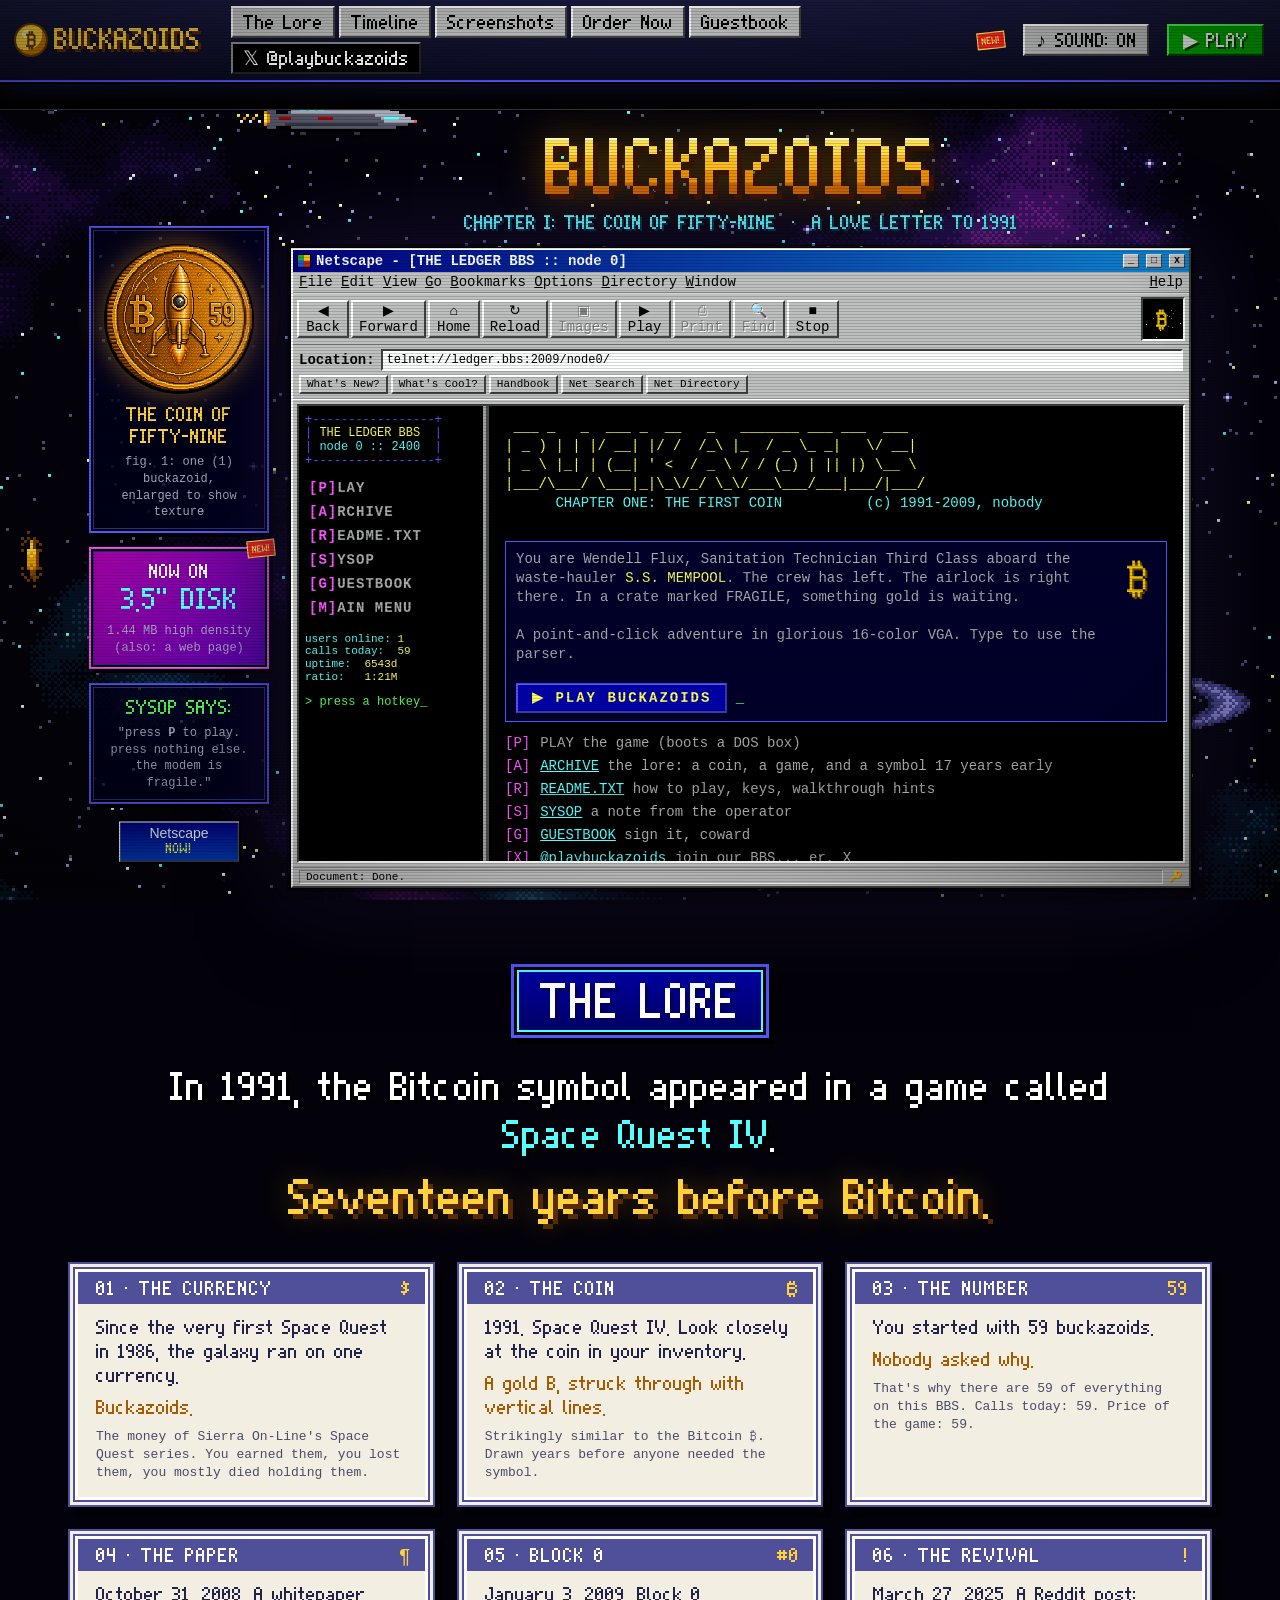
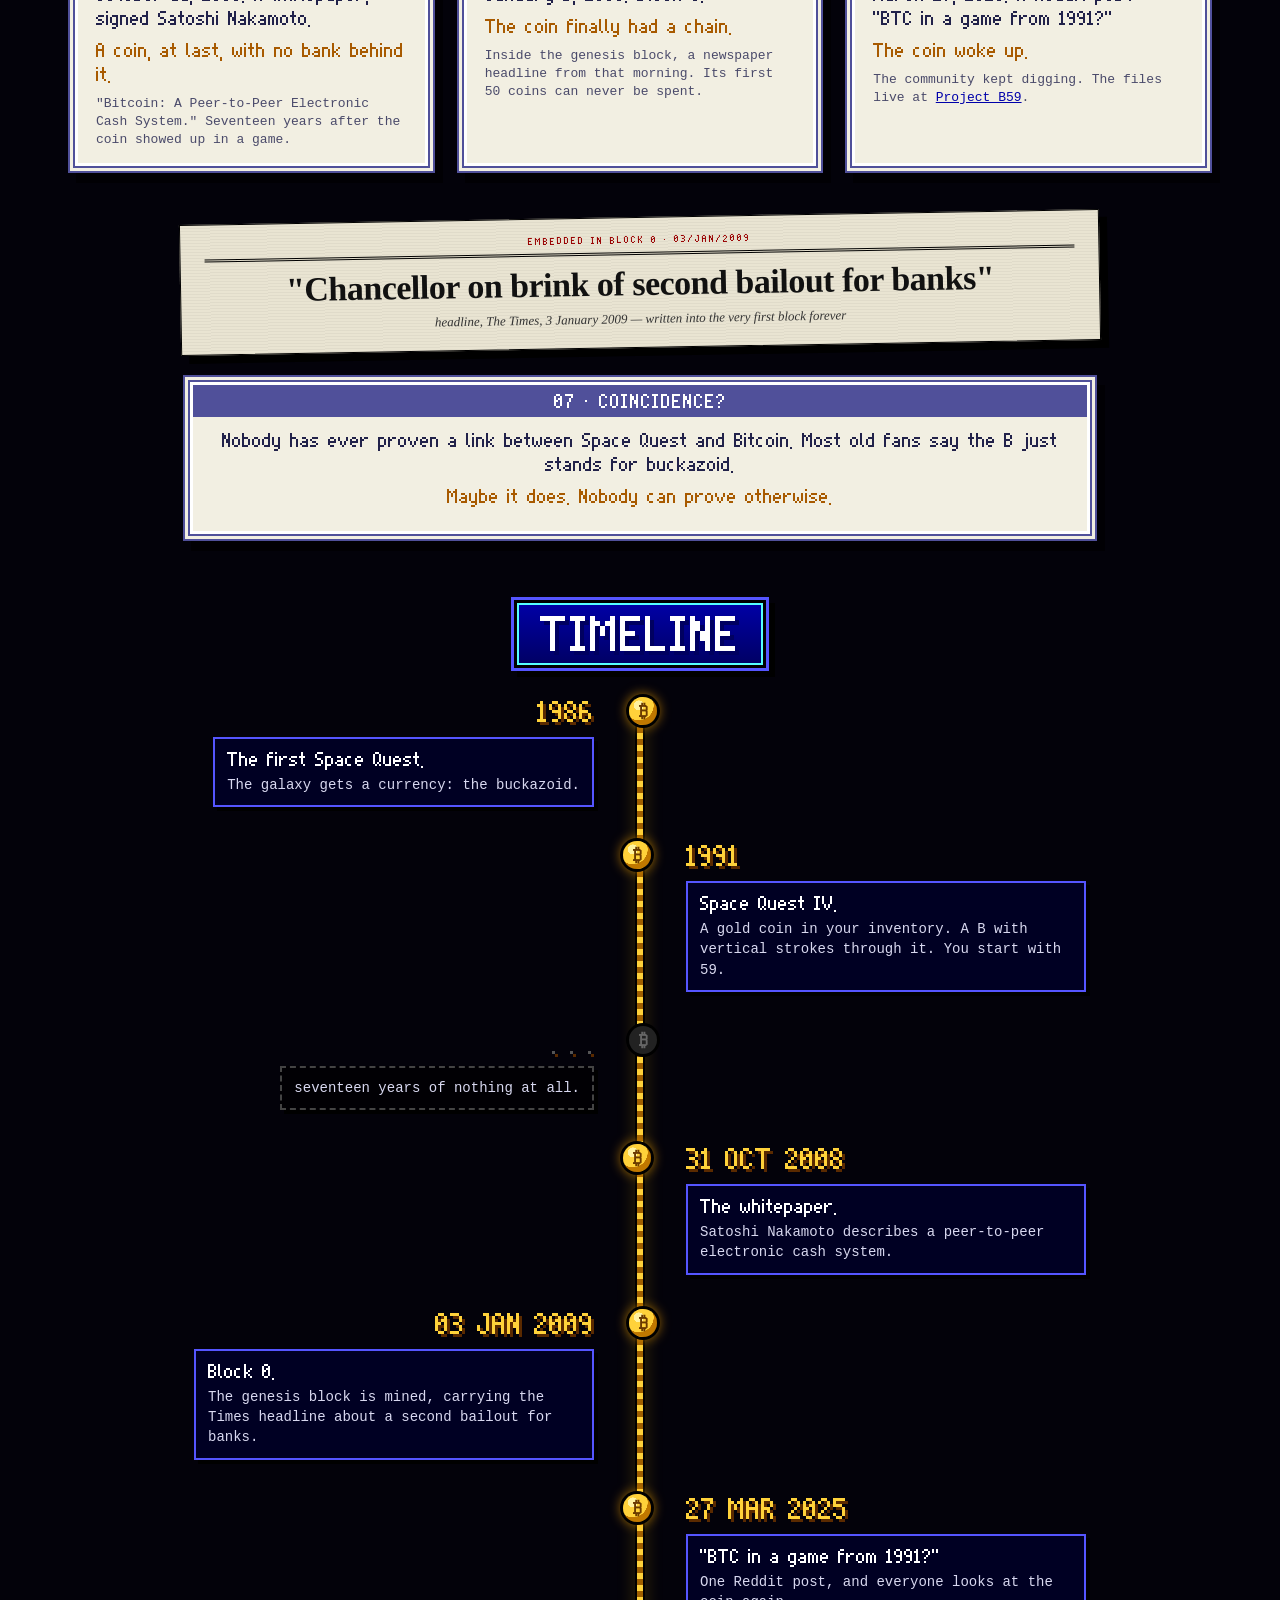
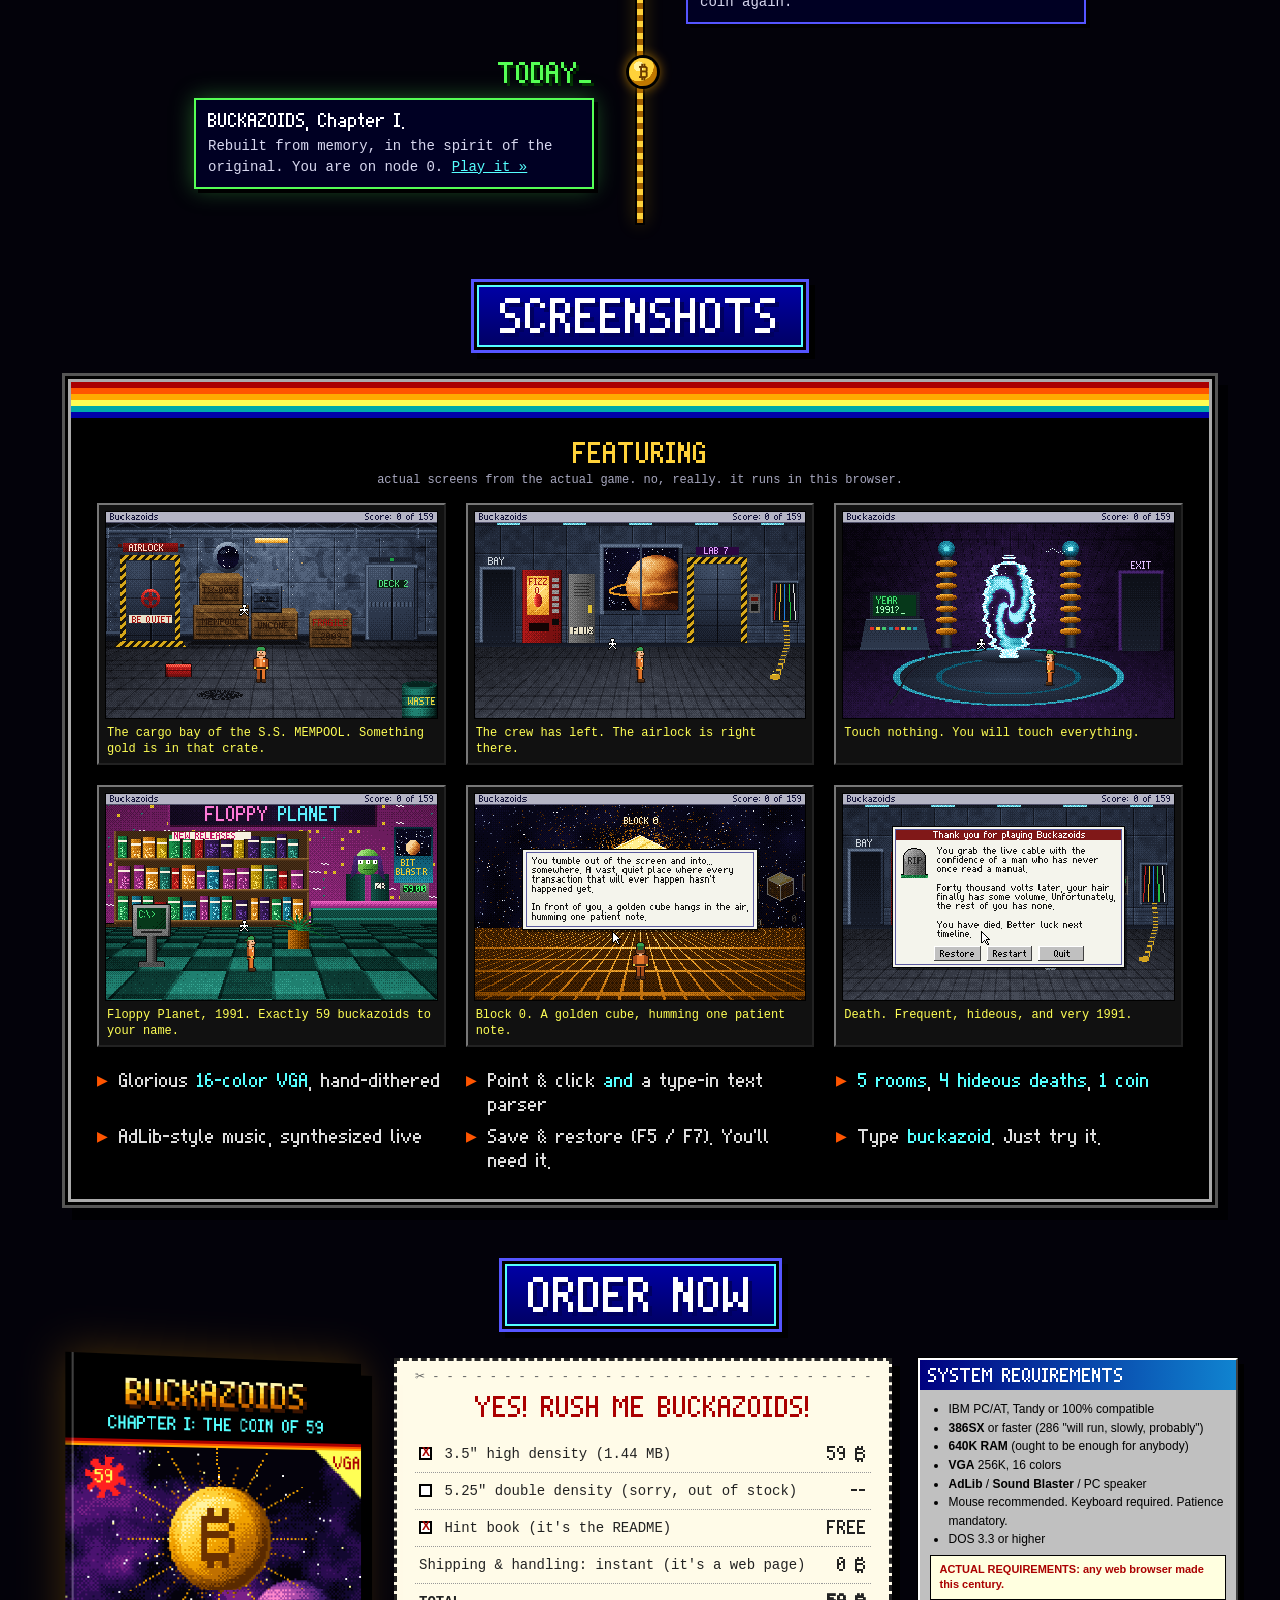
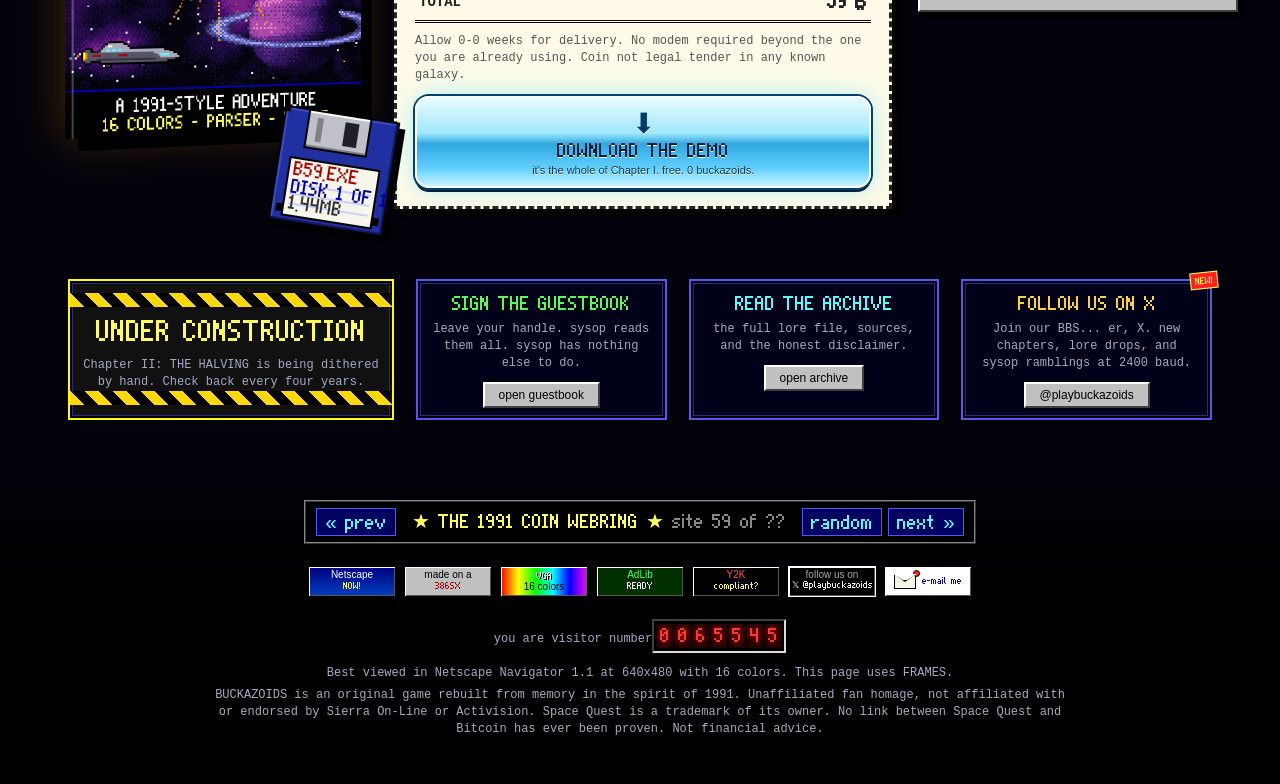
<file: index.html>
<!doctype html>
<html lang="en"><head><meta charset="utf-8">
<title>BUCKAZOIDS :: THE LEDGER BBS :: a love letter to 1991</title>
<meta name="viewport" content="width=device-width, initial-scale=1">
<meta name="description" content="BUCKAZOIDS: an original 1991-style point-and-click adventure about a gold coin with a B struck through it. Unaffiliated fan homage.">
<meta name="twitter:site" content="@playbuckazoids">
<link rel="preload" href="assets/bzvga.ttf" as="font" type="font/ttf" crossorigin>
<link rel="stylesheet" href="bbs/shell.css">
<link rel="stylesheet" href="assets/site.css?v=3">
<link rel="icon" href="assets/favicon.ico" sizes="16x16 32x32 48x48"><link rel="icon" type="image/png" sizes="32x32" href="assets/favicon-32.png"><link rel="icon" type="image/png" sizes="192x192" href="assets/favicon-192.png"><link rel="apple-touch-icon" href="assets/apple-touch-icon.png">
</head>
<body>
<canvas id="space" aria-hidden="true"></canvas>

<header class="topbar">
 <a class="brand" href="#top"><span class="bcoin">&#8383;</span>BUCKAZOIDS</a>
 <nav class="topnav">
  <a href="#lore">The Lore</a><a href="#timeline">Timeline</a><a href="#screens">Screenshots</a><a href="#order">Order Now</a><a href="#" onclick="navTop('bbs/guestbook.html');return false">Guestbook</a><a class="navx" href="https://x.com/playbuckazoids" target="_blank" rel="noopener">&#120143; @playbuckazoids</a>
 </nav>
 <span class="new">NEW!</span>
 <button class="topsnd" id="sndbtn" type="button" title="background ambience">&#9834; SOUND: ON</button>
 <button class="topplay" onclick="openPlay()">&#9654; PLAY</button>
</header>

<div class="ticker" aria-label="lore ticker"><div class="tk" id="tk"></div></div>

<main id="top">
<section class="hero">
 <aside class="rail left">
  <div class="panel coinpanel">
   <img id="realcoin" src="assets/coin.png" alt="the buckazoid: a gold coin with a rocket, a B and 59">
   <div class="pxs gold">THE COIN OF</div>
   <div class="pxs gold">FIFTY-NINE</div>
   <div class="tiny">fig. 1: one (1) buckazoid,<br>enlarged to show texture</div>
  </div>
  <div class="panel sticker"><span class="new">NEW!</span><div class="pxs">NOW ON</div><div class="pxm cyan">3.5" DISK</div><div class="tiny">1.44 MB high density<br>(also: a web page)</div></div>
  <div class="panel"><div class="pxs green">SYSOP SAYS:</div><div class="tiny">"press <b>P</b> to play. press nothing else. the modem is fragile."</div></div>
  <a class="badge88 nsnow" href="#" onclick="return false" title="Best viewed in Netscape"><span>Netscape</span><b>NOW!</b></a>
 </aside>

 <div class="herocenter">
  <div class="logo-wrap">
   <h1 class="logo" aria-label="BUCKAZOIDS">BUCKAZOIDS</h1>
   <div class="tagline">CHAPTER I: THE COIN OF FIFTY-NINE &nbsp;&#183;&nbsp; A LOVE LETTER TO 1991</div>
  </div>
<div id="desk">
 <div class="win" id="nav">
  <div class="tb"><span class="tbic"></span>Netscape - [THE LEDGER BBS :: node 0]<span class="tbb">_</span><span class="tbb">&#9633;</span><span class="tbb">x</span></div>
  <div class="menubar"><u>F</u>ile <u>E</u>dit <u>V</u>iew <u>G</u>o <u>B</u>ookmarks <u>O</u>ptions <u>D</u>irectory <u>W</u>indow <span style="float:right"><u>H</u>elp</span></div>
  <div class="toolbar">
   <button onclick="frames.main.history.back()">&#9664;<br>Back</button><button onclick="frames.main.history.forward()">&#9654;<br>Forward</button><button onclick="nav('bbs/home.html')">&#8962;<br>Home</button><button onclick="frames.main.location.reload()">&#8635;<br>Reload</button><button disabled class="opt">&#9635;<br>Images</button><button onclick="openPlay()">&#9654;<br>Play</button><button disabled class="opt">&#9113;<br>Print</button><button disabled class="opt">&#128269;<br>Find</button><button onclick="stopIt()">&#9632;<br>Stop</button>
   <div class="nlogo" id="nlogo"><canvas id="meteor" width="40" height="40"></canvas></div>
  </div>
  <div class="loc"><b>Location:</b> <input id="locbar" value="telnet://ledger.bbs:2009/node0/" readonly></div>
  <div class="dirbtns"><button onclick="nav('bbs/new.html')">What's New?</button><button onclick="nav('bbs/cool.html')">What's Cool?</button><button onclick="nav('bbs/archive.html')">Handbook</button><button onclick="nav('bbs/sysop.html')">Net Search</button><button onclick="nav('bbs/guestbook.html')">Net Directory</button></div>
  <div class="frames">
   <div class="leftframe">
<pre class="ansi"><span class="c1">+-----------------+</span>
<span class="c1">|</span> <span class="c3">THE LEDGER BBS</span>  <span class="c1">|</span>
<span class="c1">|</span> <span class="c2">node 0 :: 2400</span>  <span class="c1">|</span>
<span class="c1">+-----------------+</span></pre>
    <div class="menu">
     <a href="#" onclick="openPlay();return false" class="mi"><span class="hk">[P]</span>LAY</a>
     <a href="bbs/archive.html" target="main" class="mi"><span class="hk">[A]</span>RCHIVE</a>
     <a href="bbs/readme.html" target="main" class="mi"><span class="hk">[R]</span>EADME.TXT</a>
     <a href="bbs/sysop.html" target="main" class="mi"><span class="hk">[S]</span>YSOP</a>
     <a href="bbs/guestbook.html" target="main" class="mi"><span class="hk">[G]</span>UESTBOOK</a>
     <a href="bbs/home.html" target="main" class="mi"><span class="hk">[M]</span>AIN MENU</a>
    </div>
    <pre class="ansi small"><span class="c2">users online:</span> <span class="c3" id="online">1</span>
<span class="c2">calls today:</span>  <span class="c3">59</span>
<span class="c2">uptime:</span>  <span class="c3" id="uptime">6497d</span>
<span class="c2">ratio:</span>   <span class="c3">1:21M</span></pre>
    <div class="blink c4">&gt; press a hotkey_</div>
   </div>
   <iframe name="main" id="main" src="bbs/home.html" title="main frame"></iframe>
  </div>
  <div class="status"><span id="stat">Document: Done.</span><span class="key">&#128273;</span></div>
 </div>
</div>
 </div>

 <aside class="rail right">
  <button class="demo" onclick="openPlay()"><span class="dl">&#11015;</span><span class="dtx">DOWNLOAD<br>THE DEMO</span><span class="dsub">B59.EXE &middot; 1,474,560 bytes</span></button>
  <div class="panel"><span class="new">NEW!</span><div class="pxs gold">CHAPTER I</div><div class="tiny">5 rooms. 4 deaths. 1 coin.<br>~15 minutes if you're careful.<br>Less if you're not.</div></div>
  <div class="panel mailp"><div class="mail" aria-hidden="true"><i></i></div><div class="tiny">you have <b class="cy">(1)</b> new message<br>from: <b>satoshi?</b> &nbsp;subj: <b>re: re: the coin</b></div></div>
  <div class="panel"><div class="pxs">VISITORS</div><div class="counter" id="counter1"></div><div class="tiny">since 03 JAN 2009</div></div>
 </aside>
</section>

<section id="lore" class="sec">
 <h2 class="sech"><span>THE LORE</span></h2>
 <div class="bigq">
  <p>In 1991, the Bitcoin symbol appeared in a game called <span class="cy">Space Quest IV</span>.</p>
  <p class="gold">Seventeen years before Bitcoin.</p>
 </div>
 <div class="lore-grid">
  <article class="vga"><div class="vgat">01 &middot; THE CURRENCY</div><div class="ico">$</div>
   <p class="px">Since the very first Space Quest in 1986, the galaxy ran on one currency.</p>
   <p class="px gold">Buckazoids.</p>
   <p class="tiny">The money of Sierra On-Line's Space Quest series. You earned them, you lost them, you mostly died holding them.</p></article>
  <article class="vga"><div class="vgat">02 &middot; THE COIN</div><div class="ico gold">&#8383;</div>
   <p class="px">1991. Space Quest IV. Look closely at the coin in your inventory.</p>
   <p class="px gold">A gold B, struck through with vertical lines.</p>
   <p class="tiny">Strikingly similar to the Bitcoin &#8383;. Drawn years before anyone needed the symbol.</p></article>
  <article class="vga"><div class="vgat">03 &middot; THE NUMBER</div><div class="ico">59</div>
   <p class="px">You started with 59 buckazoids.</p>
   <p class="px gold">Nobody asked why.</p>
   <p class="tiny">That's why there are 59 of everything on this BBS. Calls today: 59. Price of the game: 59.</p></article>
  <article class="vga"><div class="vgat">04 &middot; THE PAPER</div><div class="ico">&para;</div>
   <p class="px">October 31, 2008. A whitepaper, signed Satoshi Nakamoto.</p>
   <p class="px gold">A coin, at last, with no bank behind it.</p>
   <p class="tiny">"Bitcoin: A Peer-to-Peer Electronic Cash System." Seventeen years after the coin showed up in a game.</p></article>
  <article class="vga"><div class="vgat">05 &middot; BLOCK 0</div><div class="ico">#0</div>
   <p class="px">January 3, 2009. Block 0.</p>
   <p class="px gold">The coin finally had a chain.</p>
   <p class="tiny">Inside the genesis block, a newspaper headline from that morning. Its first 50 coins can never be spent.</p></article>
  <article class="vga"><div class="vgat">06 &middot; THE REVIVAL</div><div class="ico">!</div>
   <p class="px">March 27, 2025. A Reddit post: "BTC in a game from 1991?"</p>
   <p class="px gold">The coin woke up.</p>
   <p class="tiny">The community kept digging. The files live at <a href="https://projectb59.com/sierra/buckazoids/" target="_blank" rel="noopener">Project B59</a>.</p></article>
 </div>
 <div class="genesis">
  <div class="gtag">EMBEDDED IN BLOCK 0 &middot; 03/JAN/2009</div>
  <div class="ghead">"Chancellor on brink of second bailout for banks"</div>
  <div class="gsub">headline, The Times, 3 January 2009 &mdash; written into the very first block forever</div>
 </div>
 <div class="vga wide coinc">
  <div class="vgat">07 &middot; COINCIDENCE?</div>
  <p class="px">Nobody has ever proven a link between Space Quest and Bitcoin. Most old fans say the B just stands for buckazoid.</p>
  <p class="px gold">Maybe it does. Nobody can prove otherwise.</p>
 </div>
</section>

<section id="timeline" class="sec">
 <h2 class="sech"><span>TIMELINE</span></h2>
 <ol class="tl">
  <li><div class="yr">1986</div><div class="tc"><b>The first Space Quest.</b> The galaxy gets a currency: the buckazoid.</div></li>
  <li><div class="yr">1991</div><div class="tc"><b>Space Quest IV.</b> A gold coin in your inventory. A B with vertical strokes through it. You start with 59.</div></li>
  <li class="gap"><div class="yr">. . .</div><div class="tc dim">seventeen years of nothing at all.</div></li>
  <li><div class="yr">31 OCT 2008</div><div class="tc"><b>The whitepaper.</b> Satoshi Nakamoto describes a peer-to-peer electronic cash system.</div></li>
  <li><div class="yr">03 JAN 2009</div><div class="tc"><b>Block 0.</b> The genesis block is mined, carrying the Times headline about a second bailout for banks.</div></li>
  <li><div class="yr">27 MAR 2025</div><div class="tc"><b>"BTC in a game from 1991?"</b> One Reddit post, and everyone looks at the coin again.</div></li>
  <li class="now"><div class="yr">TODAY</div><div class="tc"><b>BUCKAZOIDS, Chapter I.</b> Rebuilt from memory, in the spirit of the original. You are on node 0. <a href="#" onclick="openPlay();return false">Play it &raquo;</a></div></li>
 </ol>
</section>

<section id="screens" class="sec">
 <h2 class="sech"><span>SCREENSHOTS</span></h2>
 <div class="boxback">
  <div class="stripes" aria-hidden="true"><i></i><i></i><i></i><i></i><i></i><i></i></div>
  <div class="bbhead"><div class="px gold big">FEATURING</div><div class="tiny">actual screens from the actual game. no, really. it runs in this browser.</div></div>
  <div class="shots">
   <figure><img src="assets/g03-bay.png" alt="Cargo bay of the S.S. MEMPOOL"><figcaption>The cargo bay of the S.S. MEMPOOL. Something gold is in that crate.</figcaption></figure>
   <figure><img src="assets/g06-hall.png" alt="Ship corridor"><figcaption>The crew has left. The airlock is right there.</figcaption></figure>
   <figure><img src="assets/g07-lab.png" alt="Ship lab"><figcaption>Touch nothing. You will touch everything.</figcaption></figure>
   <figure><img src="assets/g08-mall.png" alt="Floppy Planet software store"><figcaption>Floppy Planet, 1991. Exactly 59 buckazoids to your name.</figcaption></figure>
   <figure><img src="assets/g09-genesis.png" alt="Block 0"><figcaption>Block 0. A golden cube, humming one patient note.</figcaption></figure>
   <figure><img src="assets/g10-death.png" alt="A death screen"><figcaption>Death. Frequent, hideous, and very 1991.</figcaption></figure>
  </div>
  <ul class="feats">
   <li>Glorious <b>16-color VGA</b>, hand-dithered</li>
   <li>Point &amp; click <b>and</b> a type-in text parser</li>
   <li><b>5 rooms</b>, <b>4 hideous deaths</b>, <b>1 coin</b></li>
   <li>AdLib-style music, synthesized live</li>
   <li>Save &amp; restore (F5 / F7). You'll need it.</li>
   <li>Type <b>buckazoid</b>. Just try it.</li>
  </ul>
 </div>
</section>

<section id="order" class="sec">
 <h2 class="sech"><span>ORDER NOW</span></h2>
 <div class="ordergrid">
  <div class="boxart">
   <canvas id="boxart" width="160" height="200" aria-label="BUCKAZOIDS big box art"></canvas>
   <canvas id="floppy" width="64" height="64" aria-label="3.5 inch floppy disk"></canvas>
  </div>
  <div class="coupon">
   <div class="scis">&#9986; - - - - - - - - - - - - - - - - - - - - - - - - - - - - - - -</div>
   <div class="px gold big">YES! RUSH ME BUCKAZOIDS!</div>
   <table class="ord">
    <tr><td><span class="cb on"></span> 3.5" high density (1.44 MB)</td><td class="pr">59 &#8383;</td></tr>
    <tr><td><span class="cb"></span> 5.25" double density (sorry, out of stock)</td><td class="pr dim">--</td></tr>
    <tr><td><span class="cb on"></span> Hint book (it's the README)</td><td class="pr">FREE</td></tr>
    <tr><td>Shipping &amp; handling: instant (it's a web page)</td><td class="pr">0 &#8383;</td></tr>
    <tr class="tot"><td>TOTAL</td><td class="pr">59 &#8383;</td></tr>
   </table>
   <p class="tiny">Allow 0-0 weeks for delivery. No modem required beyond the one you are already using. Coin not legal tender in any known galaxy.</p>
   <button class="demo wide" onclick="openPlay()"><span class="dl">&#11015;</span><span class="dtx">DOWNLOAD THE DEMO</span><span class="dsub">it's the whole of Chapter I. free. 0 buckazoids.</span></button>
  </div>
  <div class="sysreq">
   <div class="srt">SYSTEM REQUIREMENTS</div>
   <ul>
    <li>IBM PC/AT, Tandy or 100% compatible</li>
    <li><b>386SX</b> or faster (286 "will run, slowly, probably")</li>
    <li><b>640K RAM</b> (ought to be enough for anybody)</li>
    <li><b>VGA</b> 256K, 16 colors</li>
    <li><b>AdLib</b> / <b>Sound Blaster</b> / PC speaker</li>
    <li>Mouse recommended. Keyboard required. Patience mandatory.</li>
    <li>DOS 3.3 or higher</li>
   </ul>
   <div class="srn">ACTUAL REQUIREMENTS: any web browser made this century.</div>
  </div>
 </div>
</section>

<section class="sec bbsrow">
 <div class="panel uc"><div class="ucbar"></div><div class="pxm">UNDER CONSTRUCTION</div><div class="tiny">Chapter II: THE HALVING is being dithered by hand. Check back every four years.</div><div class="ucbar"></div></div>
 <div class="panel"><div class="pxs green">SIGN THE GUESTBOOK</div><div class="tiny">leave your handle. sysop reads them all. sysop has nothing else to do.</div><a class="btn9" href="#" onclick="navTop('bbs/guestbook.html');return false">open guestbook</a></div>
 <div class="panel"><div class="pxs cyan">READ THE ARCHIVE</div><div class="tiny">the full lore file, sources, and the honest disclaimer.</div><a class="btn9" href="#" onclick="navTop('bbs/archive.html');return false">open archive</a></div>
 <div class="panel xpanel"><span class="new">NEW!</span><div class="pxs gold">FOLLOW US ON X</div><div class="tiny">Join our BBS... er, X. new chapters, lore drops, and sysop ramblings at 2400 baud.</div><a class="btn9" href="https://x.com/playbuckazoids" target="_blank" rel="noopener">@playbuckazoids</a></div>
</section>
</main>

<footer class="foot">
 <div class="webring">
  <a href="#top">&laquo; prev</a><span class="wr">&#9733; THE 1991 COIN WEBRING &#9733; <span class="dim">site 59 of ??</span></span><a href="#lore">random</a><a href="#order">next &raquo;</a>
 </div>
 <div class="badges">
  <span class="badge88 nsnow"><span>Netscape</span><b>NOW!</b></span>
  <span class="badge88 b386"><span>made on a</span><b>386SX</b></span>
  <span class="badge88 bvga"><b>VGA</b><span>16 colors</span></span>
  <span class="badge88 badl"><span>AdLib</span><b>READY</b></span>
  <span class="badge88 by2k"><span>Y2K</span><b>compliant?</b></span>
  <a class="badge88 bx" href="https://x.com/playbuckazoids" target="_blank" rel="noopener"><span>follow us on</span><b>&#120143; @playbuckazoids</b></a>
  <span class="badge88 bmail"><span class="mail sm"><i></i></span><b>e-mail me</b></span>
 </div>
 <div class="hits"><span class="tiny">you are visitor number</span><div class="counter" id="counter2"></div></div>
 <p class="tiny dim">Best viewed in Netscape Navigator 1.1 at 640x480 with 16 colors. This page uses FRAMES.</p>
 <p class="tiny dim">BUCKAZOIDS is an original game rebuilt from memory in the spirit of 1991. Unaffiliated fan homage, not affiliated with or endorsed by Sierra On-Line or Activision. Space Quest is a trademark of its owner. No link between Space Quest and Bitcoin has ever been proven. Not financial advice.</p>
</footer>

<div id="dos" hidden>
 <div class="doswin">
  <div class="tb dostb"><span class="tbic dosic"></span>BUCKA.EXE - DOS BOX 0.59 (cycles=3000, frameskip 0)<span class="tbb" onclick="closePlay()" title="close">x</span><span class="tbb" onclick="fullPlay()" title="full screen">&#9633;</span></div>
  <div class="dosscreen" id="dosscreen">
   <pre id="boot"></pre>
   <iframe id="gameframe" title="BUCKAZOIDS" allow="autoplay; fullscreen" hidden></iframe>
  </div>
  <div class="doshint">mouse + keyboard. type to use the parser. F5 save, F7 restore. <a href="game/index.html" target="_blank">open in its own window</a></div>
 </div>
</div>
<div id="crt"></div>
<script src="bbs/shell.js"></script>
<script src="assets/space.js?v=3"></script>
<script src="assets/ambience.js"></script>
</body></html>
</file>
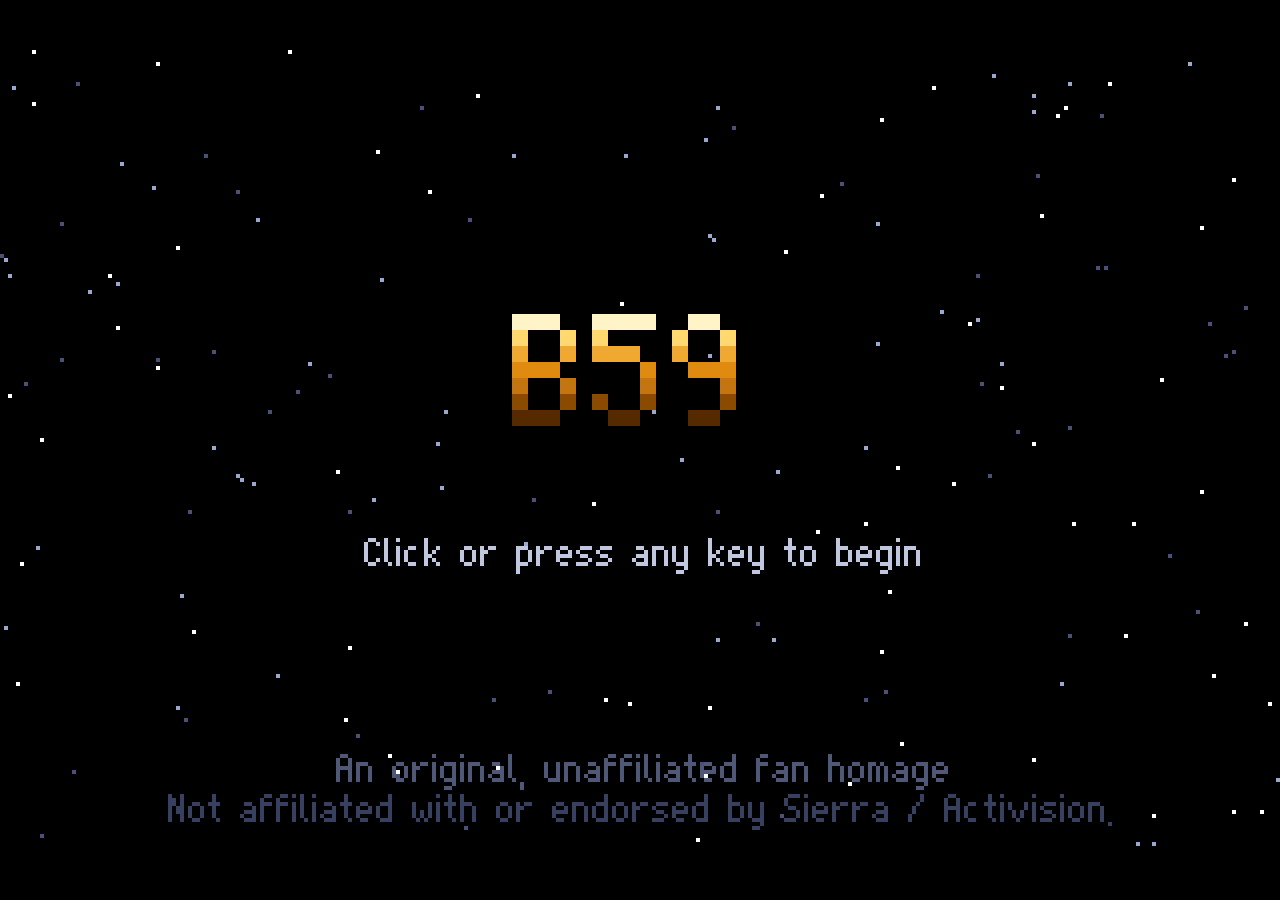
<file: game/index.html>
<!doctype html>
<html><head><meta charset="utf-8"><link rel="icon" href="../assets/favicon.ico" sizes="16x16 32x32 48x48"><link rel="icon" type="image/png" sizes="32x32" href="../assets/favicon-32.png"><link rel="icon" type="image/png" sizes="192x192" href="../assets/favicon-192.png"><link rel="apple-touch-icon" href="../assets/apple-touch-icon.png"><title>BUCKAZOIDS - Chapter I</title>
<style>
html,body{margin:0;height:100%;background:#000;overflow:hidden}
body{display:flex;align-items:center;justify-content:center}
canvas{image-rendering:pixelated;image-rendering:crisp-edges;cursor:none;display:block;outline:none}
</style></head>
<body><canvas id="screen" width="320" height="200" tabindex="0"></canvas>
<script src="engine.js"></script><script src="art.js"></script><script src="rooms.js"></script><script src="game.js"></script>
</body></html>
</file>
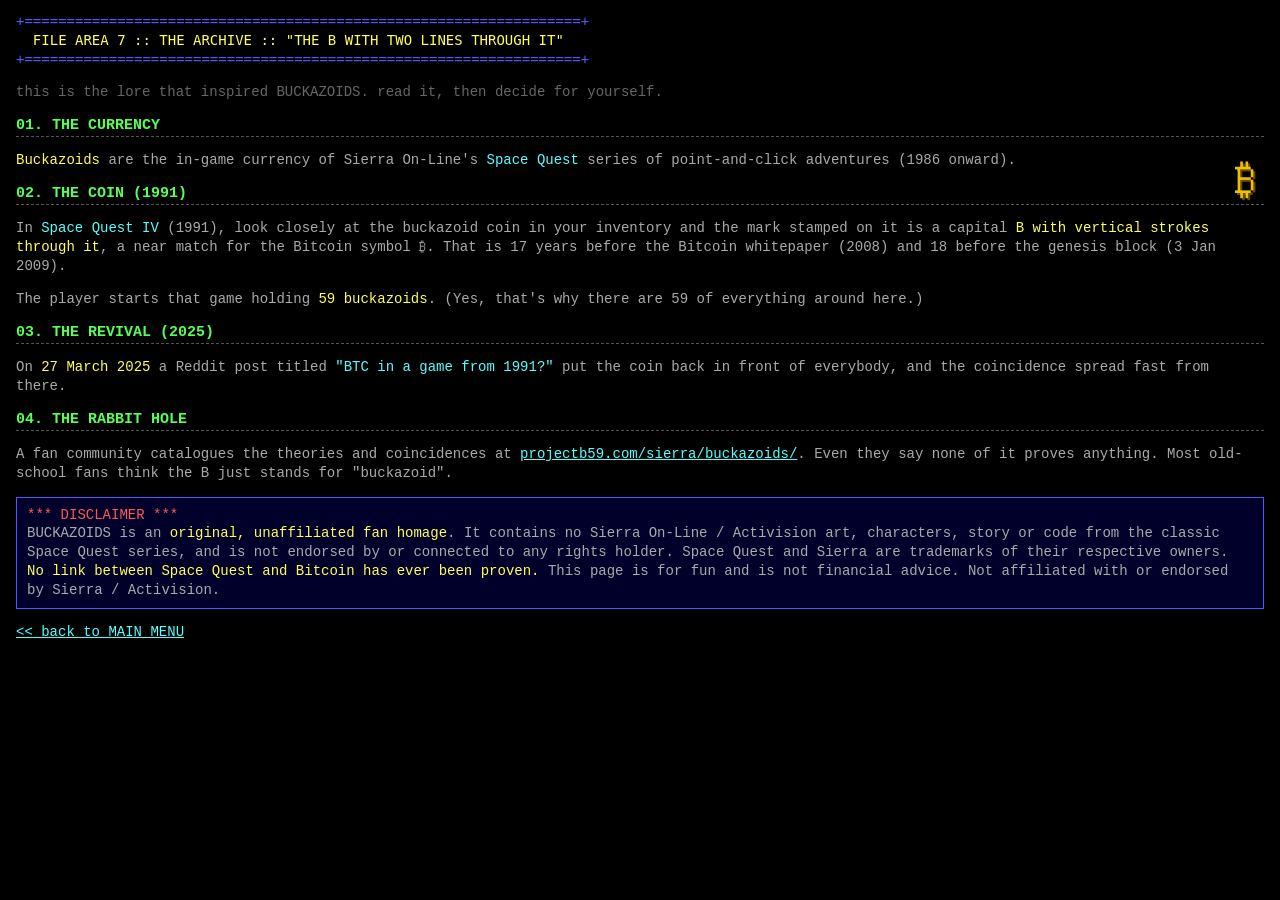
<file: bbs/archive.html>
<!doctype html><html><head><meta charset="utf-8"><link rel="icon" href="../assets/favicon.ico" sizes="16x16 32x32 48x48"><link rel="icon" type="image/png" sizes="32x32" href="../assets/favicon-32.png"><link rel="icon" type="image/png" sizes="192x192" href="../assets/favicon-192.png"><link rel="apple-touch-icon" href="../assets/apple-touch-icon.png"><title>ARCHIVE</title><link rel="stylesheet" href="page.css"></head><body>
<pre class="c1">+==================================================================+</pre>
<pre class="c3">  FILE AREA 7 :: THE ARCHIVE :: "THE B WITH TWO LINES THROUGH IT"</pre>
<pre class="c1">+==================================================================+</pre>
<p class="dim">this is the lore that inspired BUCKAZOIDS. read it, then decide for yourself.</p>

<h2>01. THE CURRENCY</h2>
<p><span class="coin">&#8383;</span><span class="c3">Buckazoids</span> are the in-game currency of Sierra On-Line's <span class="c2">Space Quest</span> series of
point-and-click adventures (1986 onward).</p>

<h2>02. THE COIN (1991)</h2>
<p>In <span class="c2">Space Quest IV</span> (1991), look closely at the buckazoid coin in your inventory and the mark stamped on
it is a capital <span class="c3">B with vertical strokes through it</span>, a near match for the Bitcoin symbol &#8383;.
That is 17 years before the Bitcoin whitepaper (2008) and 18 before the genesis block (3 Jan 2009).</p>
<p>The player starts that game holding <span class="c3">59 buckazoids</span>. (Yes, that's why there are 59 of everything around here.)</p>

<h2>03. THE REVIVAL (2025)</h2>
<p>On <span class="c3">27 March 2025</span> a Reddit post titled <span class="c2">"BTC in a game from 1991?"</span> put the coin back in
front of everybody, and the coincidence spread fast from there.</p>

<h2>04. THE RABBIT HOLE</h2>
<p>A fan community catalogues the theories and coincidences at
<a href="https://projectb59.com/sierra/buckazoids/" target="_blank" rel="noopener">projectb59.com/sierra/buckazoids/</a>.
Even they say none of it proves anything. Most old-school fans think the B just stands for "buckazoid".</p>

<div class="box"><span class="c6">*** DISCLAIMER ***</span><br>
BUCKAZOIDS is an <span class="c3">original, unaffiliated fan homage</span>. It contains no Sierra On-Line / Activision
art, characters, story or code from the classic Space Quest series, and is not endorsed by or connected to any rights holder.
Space Quest and Sierra are trademarks of their respective owners. <span class="c3">No link between Space Quest and Bitcoin has ever been proven.</span>
This page is for fun and is not financial advice. Not affiliated with or endorsed by Sierra / Activision.</div>
<p><a href="home.html">&lt;&lt; back to MAIN MENU</a></p>
</body></html>
</file>
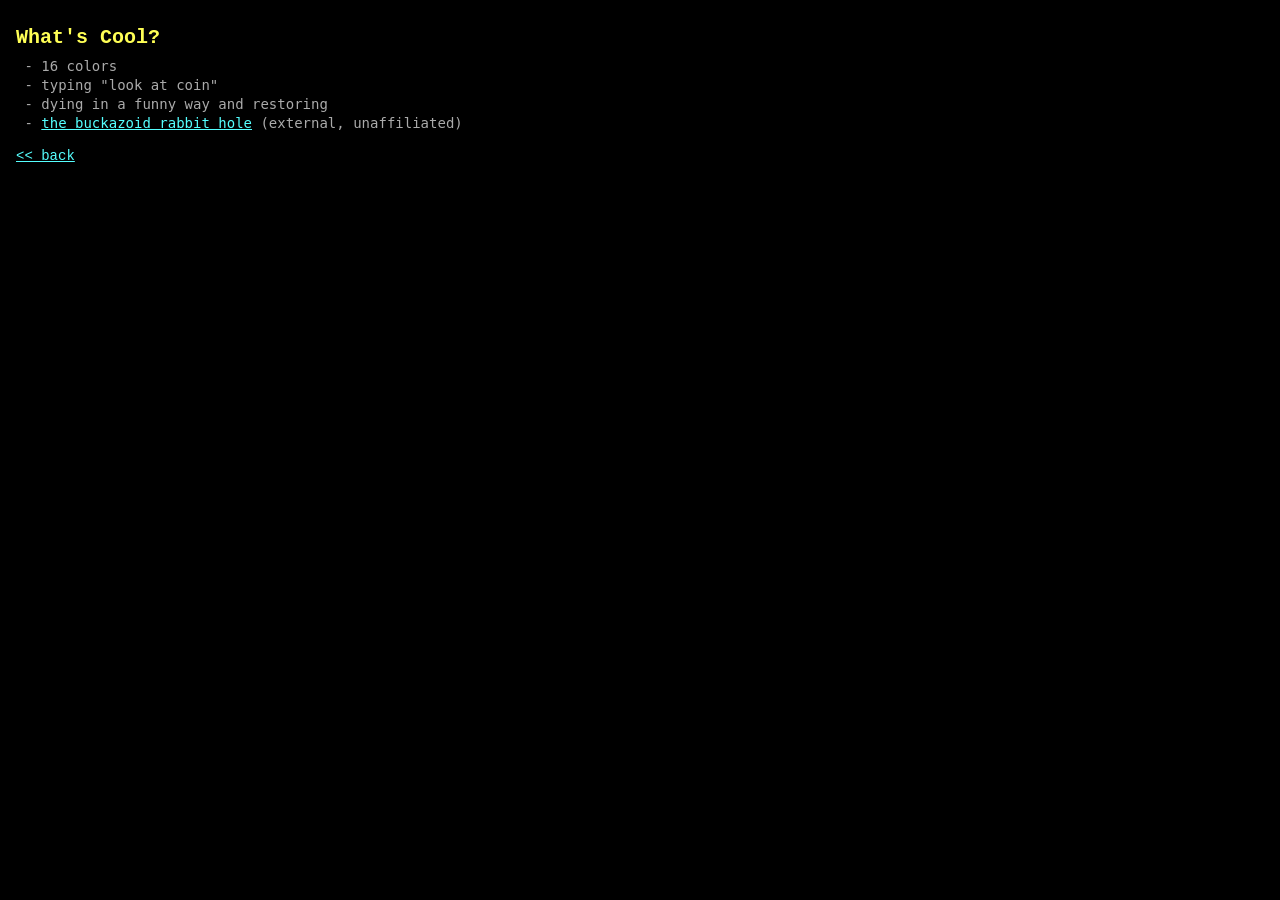
<file: bbs/cool.html>
<!doctype html><html><head><meta charset="utf-8"><link rel="icon" href="../assets/favicon.ico" sizes="16x16 32x32 48x48"><link rel="icon" type="image/png" sizes="32x32" href="../assets/favicon-32.png"><link rel="icon" type="image/png" sizes="192x192" href="../assets/favicon-192.png"><link rel="apple-touch-icon" href="../assets/apple-touch-icon.png"><title>WHAT'S COOL</title><link rel="stylesheet" href="page.css"></head><body>
<h1>What's Cool?</h1>
<pre>
 - 16 colors
 - typing "look at coin"
 - dying in a funny way and restoring
 - <a href="https://projectb59.com/sierra/buckazoids/" target="_blank" rel="noopener">the buckazoid rabbit hole</a> (external, unaffiliated)
</pre><p><a href="home.html">&lt;&lt; back</a></p></body></html>
</file>
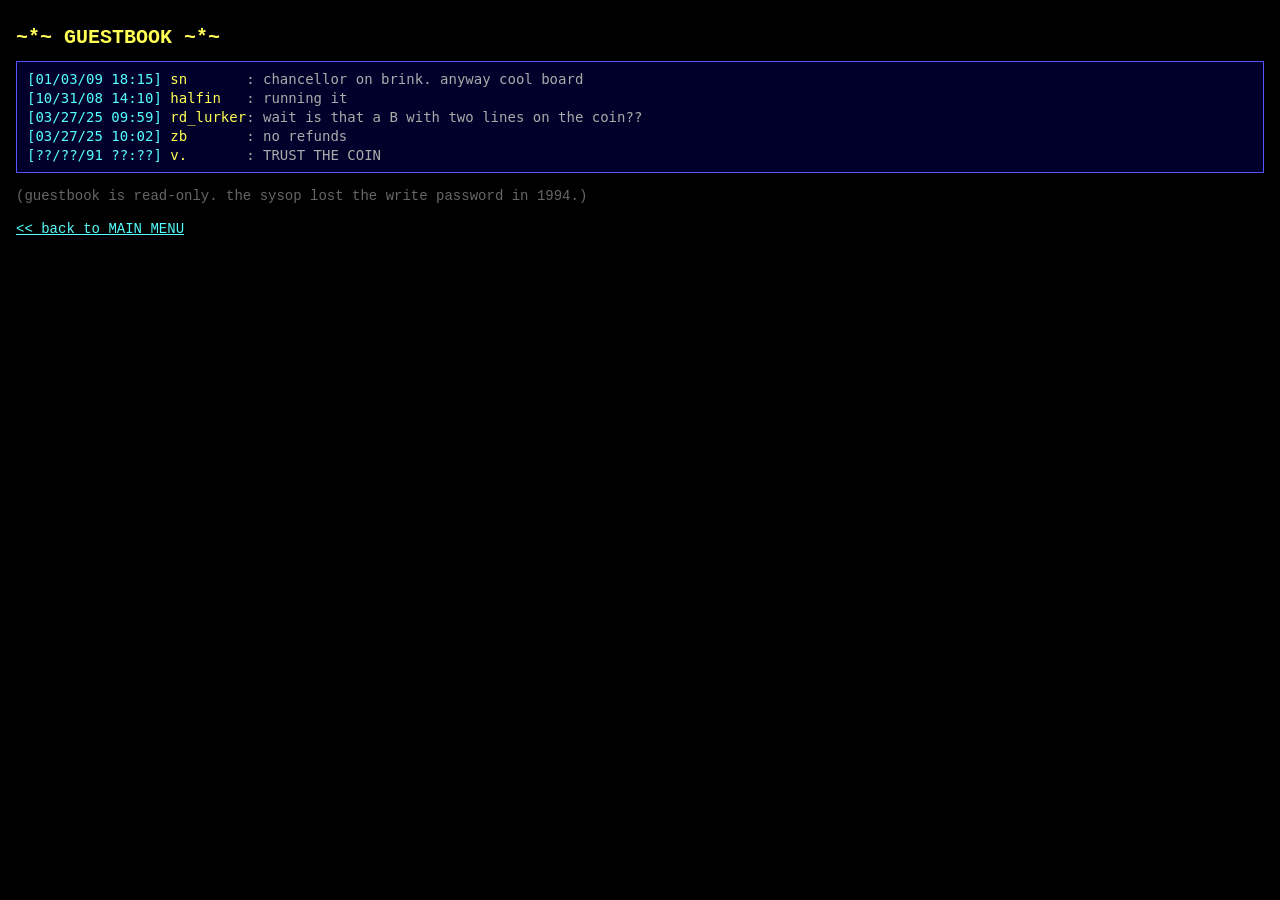
<file: bbs/guestbook.html>
<!doctype html><html><head><meta charset="utf-8"><link rel="icon" href="../assets/favicon.ico" sizes="16x16 32x32 48x48"><link rel="icon" type="image/png" sizes="32x32" href="../assets/favicon-32.png"><link rel="icon" type="image/png" sizes="192x192" href="../assets/favicon-192.png"><link rel="apple-touch-icon" href="../assets/apple-touch-icon.png"><title>GUESTBOOK</title><link rel="stylesheet" href="page.css"></head><body>
<h1>~*~ GUESTBOOK ~*~</h1>
<div class="box"><pre>
<span class="c2">[01/03/09 18:15]</span> <span class="c3">sn</span>       : chancellor on brink. anyway cool board
<span class="c2">[10/31/08 14:10]</span> <span class="c3">halfin</span>   : running it
<span class="c2">[03/27/25 09:59]</span> <span class="c3">rd_lurker</span>: wait is that a B with two lines on the coin??
<span class="c2">[03/27/25 10:02]</span> <span class="c3">zb</span>       : no refunds
<span class="c2">[??/??/91 ??:??]</span> <span class="c3">v.</span>       : TRUST THE COIN
</pre></div>
<p class="dim">(guestbook is read-only. the sysop lost the write password in 1994.)</p>
<p><a href="home.html">&lt;&lt; back to MAIN MENU</a></p>
</body></html>
</file>
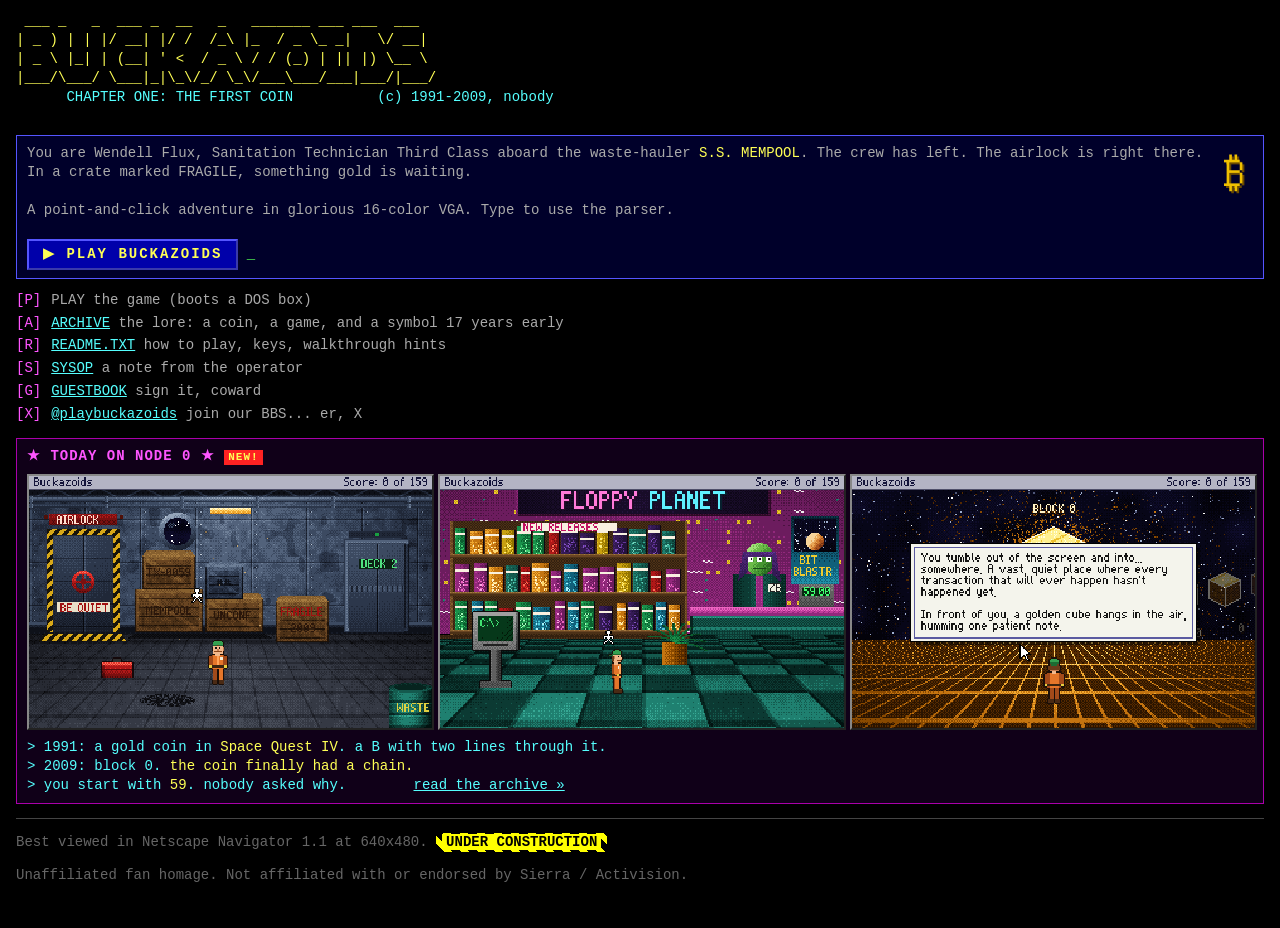
<file: bbs/home.html>
<!doctype html><html><head><meta charset="utf-8"><link rel="icon" href="../assets/favicon.ico" sizes="16x16 32x32 48x48"><link rel="icon" type="image/png" sizes="32x32" href="../assets/favicon-32.png"><link rel="icon" type="image/png" sizes="192x192" href="../assets/favicon-192.png"><link rel="apple-touch-icon" href="../assets/apple-touch-icon.png"><title>MAIN MENU</title><link rel="stylesheet" href="page.css"></head><body>
<pre class="c3">
 ___ _   _  ___ _  __   _   _______ ___ ___  ___ 
| _ ) | | |/ __| |/ /  /_\ |_  / _ \_ _|   \/ __|
| _ \ |_| | (__| ' <  / _ \ / / (_) | || |) \__ \
|___/\___/ \___|_|\_\/_/ \_\/___\___/___|___/|___/
</pre>
<pre class="c2">      CHAPTER ONE: THE FIRST COIN          (c) 1991-2009, nobody</pre>
<div class="mq"><span>*** WELCOME CALLER *** you are caller #59 today *** the coin is worth nothing now and something later *** please do not feed the modem *** 2400 baud is plenty fast *** </span></div>
<div class="box"><span class="coin">&#8383;</span>
You are Wendell Flux, Sanitation Technician Third Class aboard the waste-hauler <span class="c3">S.S. MEMPOOL</span>.
The crew has left. The airlock is right there. In a crate marked FRAGILE, something gold is waiting.
<br><br>A point-and-click adventure in glorious 16-color VGA. Type to use the parser.
<br><br><a class="btn" href="#" onclick="parent.postMessage('lq:play','*');return false">&#9654; PLAY BUCKAZOIDS</a> <span class="blink c4">_</span>
</div>
<table>
<tr><td class="c5">[P]</td><td>PLAY the game (boots a DOS box)</td></tr>
<tr><td class="c5">[A]</td><td><a href="archive.html">ARCHIVE</a> the lore: a coin, a game, and a symbol 17 years early</td></tr>
<tr><td class="c5">[R]</td><td><a href="readme.html">README.TXT</a> how to play, keys, walkthrough hints</td></tr>
<tr><td class="c5">[S]</td><td><a href="sysop.html">SYSOP</a> a note from the operator</td></tr>
<tr><td class="c5">[G]</td><td><a href="guestbook.html">GUESTBOOK</a> sign it, coward</td></tr>
<tr><td class="c5">[X]</td><td><a href="https://x.com/playbuckazoids" target="_blank" rel="noopener">@playbuckazoids</a> join our BBS... er, X</td></tr>
</table>
<div class="today"><div class="tdh">&#9733; TODAY ON NODE 0 &#9733; <span class="nw">NEW!</span></div>
<div class="thumbs"><a href="#" onclick="parent.postMessage('lq:play','*');return false"><img src="../assets/g03-bay.png" alt="cargo bay"></a><a href="#" onclick="parent.postMessage('lq:play','*');return false"><img src="../assets/g08-mall.png" alt="Floppy Planet"></a><a href="#" onclick="parent.postMessage('lq:play','*');return false"><img src="../assets/g09-genesis.png" alt="Block 0"></a></div>
<pre class="c2">&gt; 1991: a gold coin in <span class="c3">Space Quest IV</span>. a B with two lines through it.
&gt; 2009: block 0. <span class="c3">the coin finally had a chain.</span>
&gt; you start with <span class="c3">59</span>. nobody asked why.        <a href="archive.html">read the archive &raquo;</a></pre></div>
<hr><p class="dim">Best viewed in Netscape Navigator 1.1 at 640x480. <span class="uc"><b>UNDER CONSTRUCTION</b></span></p>
<p class="dim">Unaffiliated fan homage. Not affiliated with or endorsed by Sierra / Activision.</p>
</body></html>
</file>
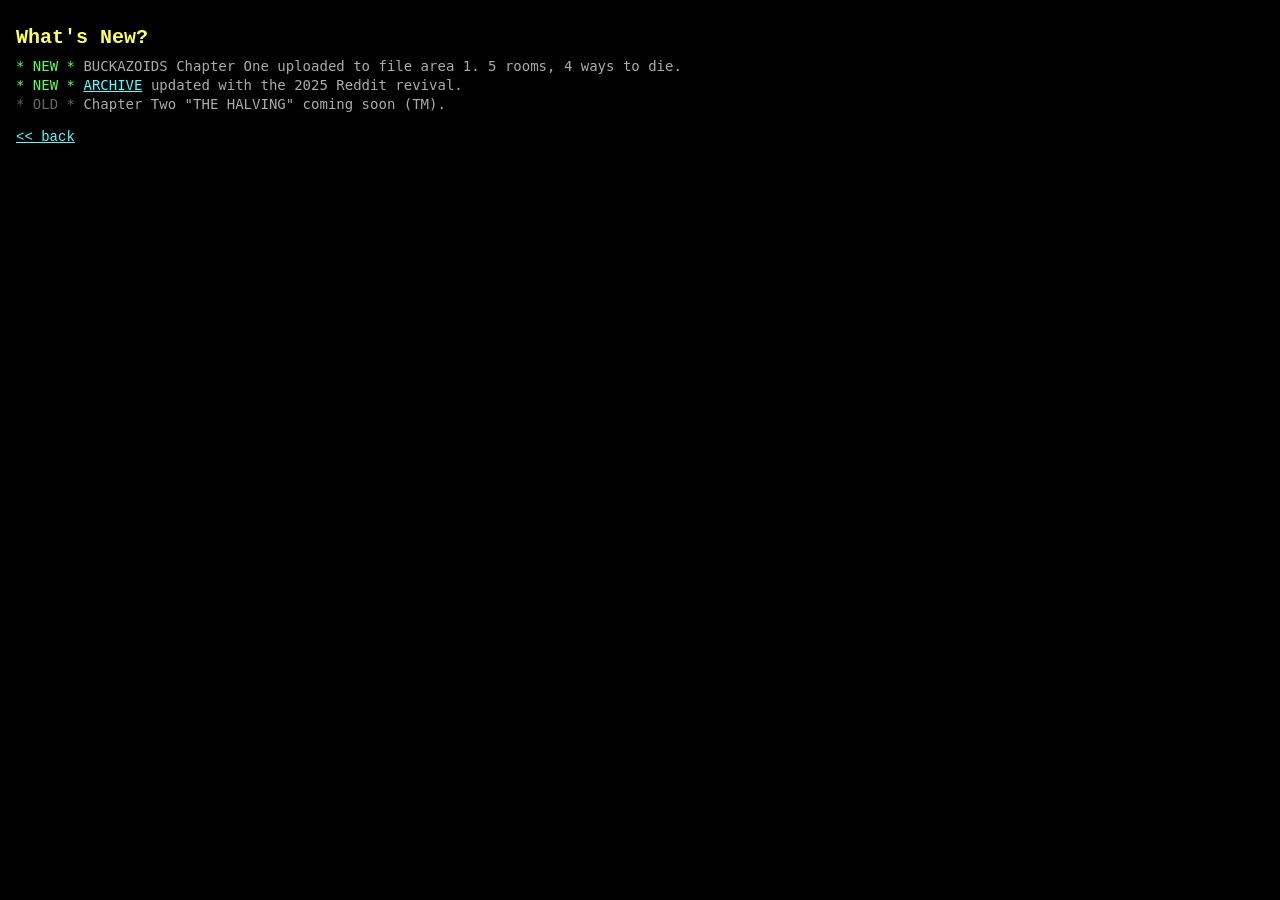
<file: bbs/new.html>
<!doctype html><html><head><meta charset="utf-8"><link rel="icon" href="../assets/favicon.ico" sizes="16x16 32x32 48x48"><link rel="icon" type="image/png" sizes="32x32" href="../assets/favicon-32.png"><link rel="icon" type="image/png" sizes="192x192" href="../assets/favicon-192.png"><link rel="apple-touch-icon" href="../assets/apple-touch-icon.png"><title>WHAT'S NEW</title><link rel="stylesheet" href="page.css"></head><body>
<h1>What's New?</h1>
<pre>
<span class="c4">* NEW *</span> BUCKAZOIDS Chapter One uploaded to file area 1. 5 rooms, 4 ways to die.
<span class="c4">* NEW *</span> <a href="archive.html">ARCHIVE</a> updated with the 2025 Reddit revival.
<span class="dim">* OLD *</span> Chapter Two "THE HALVING" coming soon (TM).
</pre><p><a href="home.html">&lt;&lt; back</a></p></body></html>
</file>
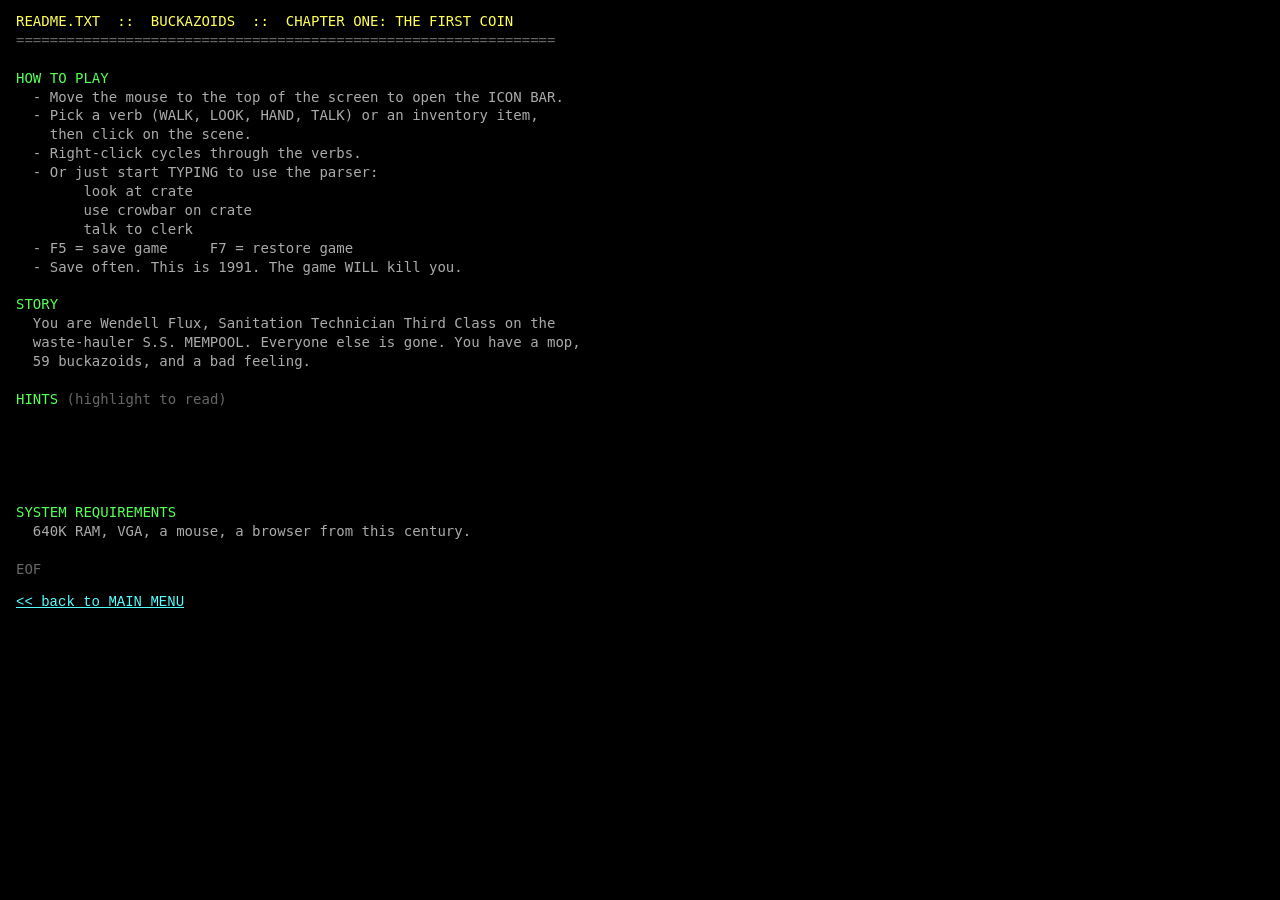
<file: bbs/readme.html>
<!doctype html><html><head><meta charset="utf-8"><link rel="icon" href="../assets/favicon.ico" sizes="16x16 32x32 48x48"><link rel="icon" type="image/png" sizes="32x32" href="../assets/favicon-32.png"><link rel="icon" type="image/png" sizes="192x192" href="../assets/favicon-192.png"><link rel="apple-touch-icon" href="../assets/apple-touch-icon.png"><title>README.TXT</title><link rel="stylesheet" href="page.css"></head><body>
<pre>
<span class="c3">README.TXT  ::  BUCKAZOIDS  ::  CHAPTER ONE: THE FIRST COIN</span>
<span class="dim">================================================================</span>

<span class="c4">HOW TO PLAY</span>
  - Move the mouse to the top of the screen to open the ICON BAR.
  - Pick a verb (WALK, LOOK, HAND, TALK) or an inventory item,
    then click on the scene.
  - Right-click cycles through the verbs.
  - Or just start TYPING to use the parser:
        look at crate
        use crowbar on crate
        talk to clerk
  - F5 = save game     F7 = restore game
  - Save often. This is 1991. The game WILL kill you.

<span class="c4">STORY</span>
  You are Wendell Flux, Sanitation Technician Third Class on the
  waste-hauler S.S. MEMPOOL. Everyone else is gone. You have a mop,
  59 buckazoids, and a bad feeling.

<span class="c4">HINTS</span> <span class="dim">(highlight to read)</span>
  <span style="color:#000;background:#000">Engineering left their toolbox open. Crates don't open by
  themselves. Lockers don't either. Never touch anything that
  sparks. Do NOT enter the rift empty-handed. Exactly 59 buckazoids buys
  exactly one disk.</span>

<span class="c4">SYSTEM REQUIREMENTS</span>
  640K RAM, VGA, a mouse, a browser from this century.

<span class="dim">EOF</span>
</pre>
<p><a href="home.html">&lt;&lt; back to MAIN MENU</a></p>
</body></html>
</file>
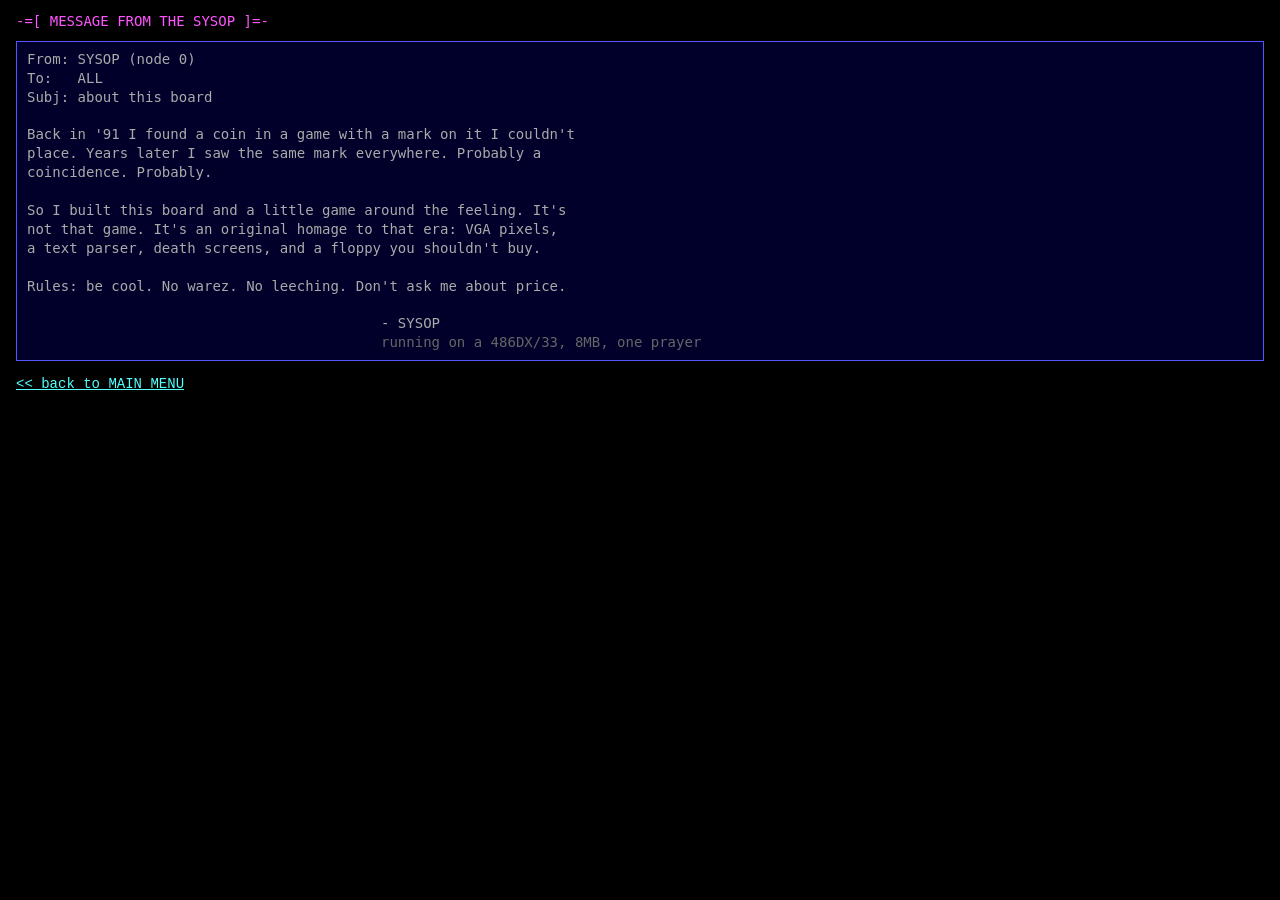
<file: bbs/sysop.html>
<!doctype html><html><head><meta charset="utf-8"><link rel="icon" href="../assets/favicon.ico" sizes="16x16 32x32 48x48"><link rel="icon" type="image/png" sizes="32x32" href="../assets/favicon-32.png"><link rel="icon" type="image/png" sizes="192x192" href="../assets/favicon-192.png"><link rel="apple-touch-icon" href="../assets/apple-touch-icon.png"><title>SYSOP</title><link rel="stylesheet" href="page.css"></head><body>
<pre class="c5">-=[ MESSAGE FROM THE SYSOP ]=-</pre>
<div class="box"><pre>
From: SYSOP (node 0)
To:   ALL
Subj: about this board

Back in '91 I found a coin in a game with a mark on it I couldn't
place. Years later I saw the same mark everywhere. Probably a
coincidence. Probably.

So I built this board and a little game around the feeling. It's
not that game. It's an original homage to that era: VGA pixels,
a text parser, death screens, and a floppy you shouldn't buy.

Rules: be cool. No warez. No leeching. Don't ask me about price.

                                          - SYSOP
                                          <span class="dim">running on a 486DX/33, 8MB, one prayer</span>
</pre></div>
<p><a href="home.html">&lt;&lt; back to MAIN MENU</a></p>
</body></html>
</file>
<file: bbs/shell.css>
@font-face{font-family:sys;src:local("Courier New")}
*{box-sizing:border-box}
html,body{margin:0;height:100%;background:#008080;font-family:"MS Sans Serif","Microsoft Sans Serif",Tahoma,Arial,sans-serif;font-size:12px;overflow:hidden}
body{background:#05070a radial-gradient(ellipse at center,#0c1a22 0%,#020304 75%)}
#desk{position:absolute;inset:0;display:flex;align-items:center;justify-content:center;padding:12px}
.win{width:min(900px,100%);height:min(680px,100%);background:#c0c0c0;border:2px solid;border-color:#fff #404040 #404040 #fff;box-shadow:0 0 0 1px #000,0 0 60px rgba(80,200,255,.12);display:flex;flex-direction:column}
.tb{background:linear-gradient(90deg,#000080,#1084d0);color:#fff;font-weight:bold;padding:3px 4px;display:flex;align-items:center;gap:5px;user-select:none}
.tbic{width:14px;height:14px;background:conic-gradient(#f0c000 0 25%,#c02020 0 50%,#2050d0 0 75%,#20a040 0);border:1px solid #000}
.tbb{margin-left:auto;width:16px;height:14px;background:#c0c0c0;color:#000;border:1px solid;border-color:#fff #404040 #404040 #fff;font-size:10px;line-height:11px;text-align:center;cursor:pointer}
.tbb+.tbb{margin-left:2px}
.menubar{padding:2px 6px;border-bottom:1px solid #808080}
.menubar u{text-decoration:underline}
.toolbar{display:flex;gap:2px;padding:3px 4px;border-bottom:1px solid #808080;border-top:1px solid #fff;align-items:center}
.toolbar button,.dirbtns button{font:inherit;background:#c0c0c0;border:2px solid;border-color:#fff #404040 #404040 #fff;padding:1px 6px;min-width:52px;cursor:pointer;color:#000;line-height:1.15}
.toolbar button:disabled{color:#808080;text-shadow:1px 1px #fff;cursor:default}
.toolbar button:active,.dirbtns button:active{border-color:#404040 #fff #fff #404040}
.nlogo{margin-left:auto;width:44px;height:44px;border:2px solid;border-color:#404040 #fff #fff #404040;background:#000}
.nlogo canvas{display:block;image-rendering:pixelated;width:40px;height:40px}
.loc{padding:4px 6px;display:flex;gap:6px;align-items:center}
.loc input{flex:1;font-family:"Courier New",monospace;font-size:12px;border:2px solid;border-color:#404040 #fff #fff #404040;padding:2px 4px;background:#fff}
.dirbtns{display:flex;gap:3px;padding:0 6px 4px;border-bottom:2px groove #fff}
.dirbtns button{min-width:0;font-size:11px}
.frames{flex:1;display:flex;min-height:0;border:2px solid;border-color:#404040 #fff #fff #404040;margin:4px}
.leftframe{width:190px;background:#000;color:#a8a8a8;padding:8px 6px;border-right:6px ridge #a0a0a0;overflow:auto;font-family:"Courier New",monospace}
.frames iframe{flex:1;border:0;background:#000;min-width:0}
.ansi{margin:0 0 8px;font-family:"Courier New",monospace;font-size:12px;line-height:1.15}
.ansi.small{font-size:11px;margin-top:14px}
.c1{color:#5555ff}.c2{color:#55ffff}.c3{color:#ffff55}.c4{color:#55ff55}.c5{color:#ff55ff}
.menu{display:flex;flex-direction:column;gap:2px;margin-top:6px}
.mi{color:#aaa;text-decoration:none;font-weight:bold;padding:3px 4px;font-size:14px;letter-spacing:1px}
.mi .hk{color:#ff55ff}
.mi:hover,.mi.on{background:#0000aa;color:#ffff55}
.blink{animation:bl 1s steps(1) infinite;margin-top:12px;font-size:12px}
@keyframes bl{50%{opacity:0}}
.status{display:flex;justify-content:space-between;padding:2px 6px;border-top:1px solid #808080;font-size:11px}
.status span:first-child{border:1px solid;border-color:#808080 #fff #fff #808080;padding:0 6px;flex:1;margin-right:6px}
#crt{pointer-events:none;position:fixed;inset:0;z-index:99;background:repeating-linear-gradient(0deg,rgba(0,0,0,.22) 0 1px,transparent 1px 3px),radial-gradient(ellipse at center,transparent 60%,rgba(0,0,0,.55) 100%);animation:fl 6s infinite;mix-blend-mode:multiply}
#crt::after{content:"";position:absolute;inset:0;background:linear-gradient(transparent 0,rgba(120,255,200,.035) 50%,transparent 100%);background-size:100% 220px;animation:roll 7s linear infinite}
@keyframes fl{0%,100%{opacity:.9}48%{opacity:.85}50%{opacity:1}52%{opacity:.88}}
@keyframes roll{from{background-position:0 -220px}to{background-position:0 100vh}}
#dos{position:fixed;inset:0;z-index:50;background:rgba(0,0,0,.6);display:flex;align-items:center;justify-content:center}
#dos[hidden]{display:none}
.doswin{background:#c0c0c0;border:2px solid;border-color:#fff #404040 #404040 #fff;box-shadow:0 0 0 1px #000,0 20px 80px #000}
.dostb{background:linear-gradient(90deg,#000080,#1084d0)}
.dosic{background:#000;border:1px solid #fff}
.dostb .tbb:first-of-type{margin-left:auto}
.dosscreen{width:min(80vw,calc((100vh - 90px) * 1.6));aspect-ratio:16/10;height:auto;background:#000;margin:4px;border:2px solid;border-color:#404040 #fff #fff #404040;position:relative;overflow:hidden}
.dosscreen pre{margin:0;padding:6px 8px;color:#aaa;font:16px/18px "Courier New",monospace;white-space:pre-wrap}
.dosscreen iframe{position:absolute;inset:0;width:100%;height:100%;border:0;background:#000}
.dosscreen:fullscreen{width:100vw;height:100vh;margin:0;border:0;aspect-ratio:auto}
.dosscreen:-webkit-full-screen{width:100vw;height:100vh;margin:0;border:0}
.doshint{font-size:11px;padding:2px 6px 5px}
@media (max-width:700px){.leftframe{width:140px}.dosscreen{width:calc(100vw - 24px)}}
</file>
<file: assets/site.css>
/* BUCKAZOIDS outer web: 1991 deep-space BBS. original styles. */
@font-face{font-family:bzvga;src:url(bzvga.ttf) format("truetype");font-display:block}
:root{--px:bzvga,"Courier New",monospace;--gold:#ffd23a;--gold2:#f0a000;--cy:#55ffff;--mg:#ff55ff;--gr:#55ff55;--bl:#5555ff;--navy:#0000aa}
html,body{height:auto;overflow-x:hidden;overflow-y:auto}
body{background:#03020a;color:#c8c8d8;font-family:"Courier New",monospace;font-size:14px;-webkit-font-smoothing:none;-moz-osx-font-smoothing:unset}
#space{position:fixed;inset:0;width:100vw;height:100vh;z-index:0;image-rendering:pixelated;image-rendering:crisp-edges;display:block}
main,header,footer,.ticker{position:relative;z-index:2}
#crt{z-index:98;opacity:.75}
a{color:var(--cy)}
.cy{color:var(--cy)}.gold{color:var(--gold)}.green{color:var(--gr)}.cyan{color:var(--cy)}.dim{color:#7a7a90}
.px,.pxs,.pxm{font-family:var(--px);font-size:20px;line-height:24px;letter-spacing:0}
.pxs{font-size:20px;line-height:22px}
.pxm{font-size:30px;line-height:34px}
.big{font-size:30px;line-height:36px}
.tiny{font-size:12px;line-height:1.4;color:#a8a8c0}
.new{display:inline-block;font-family:var(--px);font-size:10px;line-height:12px;padding:2px 4px 1px;background:#ff2020;color:#ffff55;border:1px solid #ffff55;animation:bl 0.8s steps(1) infinite;transform:rotate(-6deg)}

/* top bar */
.topbar{display:flex;align-items:center;gap:18px;padding:6px 16px;background:linear-gradient(#1a1a40,#0a0a20);border-bottom:2px solid #5555ff;box-shadow:0 2px 0 #000,0 0 30px rgba(85,85,255,.25);position:sticky;top:0;z-index:20}
.brand{font-family:var(--px);font-size:30px;line-height:34px;color:var(--gold);text-decoration:none;text-shadow:3px 3px 0 #5a2a00;display:flex;align-items:center;gap:8px}
.bcoin{display:inline-block;width:30px;height:30px;border-radius:50%;background:radial-gradient(circle at 35% 30%,#fff3a0 0 15%,#ffd23a 16% 55%,#c07800 56%);color:#6a3a00;font:bold 20px/30px "Times New Roman",serif;text-align:center;text-shadow:none;box-shadow:0 0 0 2px #6a3a00}
.topnav{display:flex;gap:4px;margin-left:12px;flex-wrap:wrap}
.topnav a{font-family:var(--px);font-size:20px;line-height:22px;color:#fff;text-decoration:none;padding:4px 10px 2px;background:#c0c0c0;color:#000;border:2px solid;border-color:#fff #404040 #404040 #fff}
.topnav a:hover{background:#0000aa;color:#ffff55;border-color:#5555ff #000 #000 #5555ff}
.topbar .new{margin-left:auto}
.topplay{font-family:var(--px);font-size:20px;line-height:22px;padding:4px 14px 2px;background:#00aa00;color:#fff;border:2px solid;border-color:#55ff55 #004000 #004000 #55ff55;cursor:pointer;text-shadow:2px 2px 0 #004000}
.topsnd{font-family:var(--px);font-size:20px;line-height:22px;padding:4px 10px 2px;background:#c0c0c0;color:#000;border:2px solid;border-color:#fff #404040 #404040 #fff;cursor:pointer;white-space:nowrap}
.topsnd:hover{background:#0000aa;color:#ffff55;border-color:#5555ff #000 #000 #5555ff}
.topsnd.off{color:#606060}
.topsnd:active{border-color:#404040 #fff #fff #404040}
.topplay:hover{background:#55ff55;color:#000;text-shadow:none}

/* ticker */
.ticker{background:#000;border-bottom:1px solid #333;overflow:hidden;white-space:nowrap;height:28px}
.tk{display:inline-block;font-family:var(--px);font-size:20px;line-height:28px;color:var(--mg);padding-left:100%;animation:tick 90s linear infinite}
.tk b{color:var(--gold);font-weight:normal}.tk i{color:var(--cy);font-style:normal}
@keyframes tick{to{transform:translateX(-100%)}}

/* hero */
.hero{display:grid;grid-template-columns:200px minmax(0,900px) 200px;gap:22px;justify-content:center;align-items:start;padding:18px 16px 30px}
.herocenter{min-width:0}
.logo-wrap{text-align:center;margin:0 0 14px}
.logo{margin:0;font-family:var(--px);font-weight:normal;font-size:80px;line-height:84px;letter-spacing:0;color:transparent;
 background:linear-gradient(180deg,#fff6b0 0 16%,#ffe04a 16% 32%,#ffc020 32% 50%,#f09000 50% 66%,#c86400 66% 82%,#8a3e00 82%);-webkit-background-clip:text;background-clip:text;
 filter:drop-shadow(5px 5px 0 #3a1400) drop-shadow(0 0 22px rgba(255,170,0,.35))}
.tagline{font-family:var(--px);font-size:20px;line-height:22px;color:var(--cy);text-shadow:2px 2px 0 #003040}
#desk{color:#000;position:relative;inset:auto;display:block;padding:0}
.win{width:100%;height:640px;box-shadow:0 0 0 1px #000,0 0 0 4px rgba(0,0,0,.4),0 24px 80px rgba(0,0,0,.8),0 0 90px rgba(120,80,255,.25)}
.rail{display:flex;flex-direction:column;gap:14px;padding-top:98px}
.panel{position:relative;background:rgba(0,0,30,.82);border:2px solid #5555ff;box-shadow:inset 0 0 0 2px #000,inset 0 0 0 3px #2a2a88,4px 4px 0 #000;padding:12px 12px 10px;text-align:center}
.panel .new{position:absolute;top:-9px;right:-8px}
.panel .tiny{margin-top:6px}
.coinpanel canvas{width:128px;height:128px;image-rendering:pixelated;display:block;margin:2px auto 8px}
.sticker{background:linear-gradient(135deg,#aa00aa,#5500aa);border-color:#ff55ff}
.sticker .pxs{color:#fff}
.badge88{display:inline-flex;flex-direction:column;justify-content:center;align-items:center;width:88px;height:31px;border:1px solid #000;box-shadow:inset 1px 1px #fff,inset -1px -1px #555;font:10px/1 Arial,sans-serif;text-decoration:none;color:#fff;overflow:hidden;vertical-align:middle}
.badge88 b{font-family:var(--px);font-size:10px;font-weight:normal;line-height:12px}
.rail .badge88{align-self:center;transform:scale(1.4);margin:8px 0}
.nsnow{background:linear-gradient(#000080,#0040c0);color:#fff}.nsnow b{color:#ffff55}
.b386{background:#c0c0c0;color:#000}.b386 b{color:#aa0000}
.bvga{background:linear-gradient(90deg,#f00,#ff0,#0f0,#0ff,#00f,#f0f);color:#000}.bvga b{color:#fff;text-shadow:1px 1px #000}
.badl{background:#003000;color:#55ff55}.badl b{color:#fff}
.by2k{background:#000;color:#ff5555}.by2k b{color:#ffff55}
.bmail{background:#fff;color:#000;flex-direction:row;gap:6px}.bmail b{color:#0000aa}

/* animated e-mail icon */
.mail{position:relative;width:44px;height:30px;margin:4px auto 2px;background:#f4f4e8;border:2px solid #000;animation:mailb 1.2s steps(2) infinite}
.mail::before,.mail::after{content:"";position:absolute;left:-2px;right:-2px;height:0}
.mail::before{top:-2px;border-left:22px solid transparent;border-right:22px solid transparent;border-top:16px solid #000}
.mail::after{top:-2px;border-left:20px solid transparent;border-right:20px solid transparent;border-top:13px solid #fff;margin:0 2px}
.mail i{position:absolute;right:-10px;top:-10px;width:14px;height:14px;background:#ff2020;border:2px solid #000;border-radius:50%;animation:bl .6s steps(1) infinite}
.mail.sm{width:22px;height:15px;margin:0;border-width:1px;animation:none}
.mail.sm::before{border-left-width:11px;border-right-width:11px;border-top-width:8px;left:-1px;right:-1px;top:-1px}
.mail.sm::after{border-left-width:10px;border-right-width:10px;border-top-width:6px;top:-1px;margin:0}
.mail.sm i{width:7px;height:7px;right:-5px;top:-5px;border-width:1px}
@keyframes mailb{50%{transform:translateY(-3px) rotate(-4deg)}}

/* demo button (Y2K chrome) */
.demo{display:flex;flex-direction:column;align-items:center;gap:2px;width:100%;padding:12px 8px 10px;cursor:pointer;border:2px solid #fff;border-radius:14px;color:#002040;
 background:linear-gradient(180deg,#e8fbff 0%,#9fe8ff 40%,#2fa8e0 52%,#62d0ff 80%,#c8f4ff 100%);box-shadow:0 0 0 2px #00406a,0 4px 0 #00203a,0 0 24px rgba(80,220,255,.55);text-shadow:0 1px 0 #fff}
.demo:hover{filter:brightness(1.12) saturate(1.2)}.demo:active{transform:translateY(2px)}
.demo .dl{font-size:28px;line-height:28px;color:#003a70;animation:dlb 1s ease-in-out infinite}
.demo .dtx{font-family:var(--px);font-size:20px;line-height:22px}
.demo .dsub{font-size:11px;color:#00385a}
.demo.wide{margin-top:12px}
@keyframes dlb{50%{transform:translateY(4px)}}
.mailp{padding-top:16px}
.counter{display:inline-flex;gap:2px;margin:6px 0 2px;padding:3px;background:#000;border:2px solid;border-color:#404040 #ddd #ddd #404040}
.counter span{display:inline-block;width:16px;background:linear-gradient(#200 0 48%,#000 48% 52%,#200 52%);color:#ff3a2a;font-family:var(--px);font-size:20px;line-height:24px;text-shadow:0 0 6px #f00}

/* sections */
.sec{max-width:1180px;margin:0 auto;padding:46px 18px 10px}
.sech{text-align:center;margin:0 0 26px;font-weight:normal}
.sech span{display:inline-block;font-family:var(--px);font-size:50px;line-height:56px;color:#fff;padding:8px 26px 4px;background:linear-gradient(#0000aa,#000060);border:3px solid #5555ff;box-shadow:inset 0 0 0 3px #000,inset 0 0 0 5px #55ffff,6px 6px 0 #000;text-shadow:4px 4px 0 #000060}
.bigq{text-align:center;margin:0 auto 34px;max-width:1000px;font-family:var(--px);font-size:40px;line-height:48px;color:#fff;text-shadow:4px 4px 0 #000}
.bigq p{margin:0 0 10px}
.bigq .gold{color:var(--gold);font-size:50px;line-height:58px;text-shadow:5px 5px 0 #5a2a00,0 0 30px rgba(255,190,0,.4)}

/* Sierra-ish dialog panels (cream, blue double border) */
.lore-grid{display:grid;grid-template-columns:repeat(3,1fr);gap:22px}
.vga{position:relative;background:#f2efe2;color:#22224a;border:3px solid #fff;box-shadow:0 0 0 2px #50509a,0 0 0 5px #f2efe2,0 0 0 7px #50509a,8px 10px 0 7px rgba(0,0,0,.6);padding:16px 18px 14px;margin:7px}
.vga .vgat{font-family:var(--px);font-size:20px;line-height:22px;color:#fff;background:#50509a;margin:-16px -18px 12px;padding:6px 18px 4px;letter-spacing:1px}
.vga .px{margin:0 0 8px;color:#22224a}
.vga .px.gold{color:#a85a00}
.vga .tiny{color:#4a4a6a;font-size:13px;margin:8px 0 0}
.vga a{color:#0000aa}
.vga .ico{position:absolute;right:14px;top:6px;font-family:var(--px);font-size:20px;line-height:22px;color:#ffd23a}
.vga.wide{max-width:900px;margin:34px auto 7px;text-align:center}
.genesis{margin:44px auto 10px;max-width:920px;background:#e9e4d2;color:#111;border:1px solid #000;box-shadow:8px 8px 0 #000;padding:16px 24px 18px;text-align:center;transform:rotate(-1deg);
 background-image:repeating-linear-gradient(0deg,rgba(0,0,0,.04) 0 1px,transparent 1px 3px)}
.gtag{font-family:var(--px);font-size:10px;line-height:12px;letter-spacing:2px;color:#900;border-bottom:3px double #000;padding-bottom:6px;margin-bottom:10px}
.ghead{font:bold 34px/1.1 "Times New Roman",Times,serif;letter-spacing:-.5px}
.gsub{font:italic 13px/1.4 "Times New Roman",serif;margin-top:8px;color:#333}

/* timeline */
.tl{list-style:none;margin:0 auto;padding:0;max-width:960px;position:relative}
.tl::before{content:"";position:absolute;left:50%;top:0;bottom:0;width:6px;margin-left:-3px;background:repeating-linear-gradient(#ffd23a 0 6px,#a06000 6px 12px);box-shadow:0 0 0 2px #000,0 0 18px rgba(255,200,0,.4)}
.tl li{position:relative;width:50%;padding:0 46px 34px 0;text-align:right}
.tl li:nth-child(even){margin-left:50%;padding:0 0 34px 46px;text-align:left}
.tl li::after{content:"\20bf";position:absolute;top:0;right:-17px;width:28px;height:28px;border-radius:50%;background:radial-gradient(circle at 35% 30%,#fff3a0 0 18%,#ffd23a 19% 55%,#c07800 56%);box-shadow:0 0 0 3px #000,0 0 14px #fa0;color:#6a3a00;font:bold 18px/28px "Times New Roman",serif;text-align:center}
.tl li:nth-child(even)::after{right:auto;left:-17px}
.tl .yr{font-family:var(--px);font-size:30px;line-height:32px;color:var(--gold);text-shadow:3px 3px 0 #5a2a00}
.tl .tc{display:inline-block;margin-top:8px;background:rgba(0,0,40,.85);border:2px solid #5555ff;box-shadow:4px 4px 0 #000;padding:10px 12px;font-size:14px;line-height:1.45;color:#d8d8f0;max-width:400px;text-align:left}
.tl .tc b{color:#fff;font-family:var(--px);font-weight:normal;font-size:20px;line-height:22px;display:block;margin-bottom:4px}
.tl .gap .yr{color:#555}.tl .gap .tc{border-style:dashed;border-color:#444;background:rgba(0,0,0,.6)}
.tl .gap::after{background:#222;color:#666;box-shadow:0 0 0 3px #000}
.tl .now .tc{border-color:#55ff55;box-shadow:4px 4px 0 #000,0 0 22px rgba(85,255,85,.35)}
.tl .now .yr{color:var(--gr);text-shadow:3px 3px 0 #003000;}
.tl .now .yr::after{content:"_";animation:bl 1s steps(1) infinite}

/* screenshots: game-box back */
.boxback{position:relative;background:#000;border:3px solid #aaa;box-shadow:0 0 0 3px #000,0 0 0 6px #555,10px 12px 0 6px rgba(0,0,0,.7);padding:0 26px 26px;overflow:hidden}
.stripes{display:flex;flex-direction:column;margin:0 -26px 0}
.stripes i{display:block;height:6px}
.stripes i:nth-child(1){background:#aa0000}.stripes i:nth-child(2){background:#ff5500}.stripes i:nth-child(3){background:#ffaa00}.stripes i:nth-child(4){background:#ffff55}.stripes i:nth-child(5){background:#00aaaa}.stripes i:nth-child(6){background:#0000aa}
.bbhead{text-align:center;padding:18px 0 14px}
.shots{display:grid;grid-template-columns:repeat(3,1fr);gap:20px}
.shots figure{margin:0;background:#111;border:2px solid;border-color:#777 #222 #222 #777;padding:6px}
.shots img{display:block;width:100%;aspect-ratio:8/5;image-rendering:pixelated;border:1px solid #000;transition:transform .15s steps(2)}
.shots figure:hover img{transform:scale(1.03)}
.shots figcaption{font-size:12px;color:#ffff55;padding:6px 2px 0;line-height:1.35}
.feats{list-style:none;margin:22px 0 0;padding:0;display:grid;grid-template-columns:repeat(3,1fr);gap:8px 22px}
.feats li{font-family:var(--px);font-size:20px;line-height:24px;color:#ddd;padding-left:22px;position:relative}
.feats li::before{content:"\25b6";position:absolute;left:0;color:#ff5500;font-size:14px}
.feats b{color:var(--cy);font-weight:normal}

/* order */
.ordergrid{display:grid;grid-template-columns:300px 1fr 320px;gap:26px;align-items:start}
.boxart{position:relative;padding-bottom:96px}
.boxart #boxart{width:100%;max-width:300px;aspect-ratio:4/5;image-rendering:pixelated;display:block;box-shadow:12px 12px 0 #000,0 0 40px rgba(255,170,0,.25);transform:perspective(800px) rotateY(10deg)}
.boxart #floppy{position:absolute;width:128px;height:128px;right:-30px;bottom:-6px;image-rendering:pixelated;transform:rotate(9deg);filter:drop-shadow(6px 6px 0 #000)}
.coupon{background:#fffbe8;color:#222;border:3px dashed #222;padding:14px 18px 18px;box-shadow:8px 8px 0 #000}
.coupon .scis{font-size:12px;color:#666;overflow:hidden;white-space:nowrap;margin:-6px 0 6px}
.coupon .px.gold{color:#aa0000;text-align:center;margin-bottom:10px}
.ord{width:100%;border-collapse:collapse;font-size:14px}
.ord td{padding:6px 4px;border-bottom:1px dotted #999;color:#222}
.ord .pr{text-align:right;font-family:var(--px);font-size:20px;white-space:nowrap}
.ord .tot td{border-bottom:3px double #000;font-weight:bold}
.cb{display:inline-block;width:13px;height:13px;border:2px solid #000;background:#fff;vertical-align:-2px;margin-right:4px;position:relative}
.cb.on::after{content:"X";position:absolute;inset:-3px 0 0 1px;font:bold 12px/1 Arial;color:#aa0000}
.coupon .tiny{color:#555;margin:10px 0 0}
.sysreq{background:#c0c0c0;color:#000;border:2px solid;border-color:#fff #404040 #404040 #fff;box-shadow:0 0 0 1px #000,6px 6px 0 #000}
.srt{background:linear-gradient(90deg,#000080,#1084d0);color:#fff;font-family:var(--px);font-size:20px;line-height:22px;padding:5px 8px 3px}
.sysreq ul{margin:0;padding:10px 12px 6px 28px;font:12px/1.55 "MS Sans Serif",Tahoma,Arial,sans-serif}
.srn{margin:0 10px 10px;padding:6px 8px;background:#ffffe0;border:1px solid #000;font:bold 11px/1.4 Tahoma,Arial,sans-serif;color:#aa0000}

.bbsrow{display:grid;grid-template-columns:1.3fr 1fr 1fr 1fr;gap:22px;padding-top:40px}
.uc{background:#111;border-color:#ffff00}
.uc .pxm{color:#ffff55;margin:8px 0}
.ucbar{height:14px;background:repeating-linear-gradient(45deg,#000 0 10px,#ffd800 10px 20px);margin:0 -12px;animation:ucm 1s linear infinite;background-size:28px 28px}
@keyframes ucm{to{background-position:28px 0}}
.btn9{display:inline-block;margin-top:10px;font:12px Tahoma,Arial,sans-serif;color:#000;background:#c0c0c0;padding:4px 14px;text-decoration:none;border:2px solid;border-color:#fff #404040 #404040 #fff}
.btn9:active{border-color:#404040 #fff #fff #404040}

/* footer */
.foot{margin-top:50px;padding:20px 16px 40px;text-align:center;background:linear-gradient(transparent,rgba(0,0,0,.85) 30%)}
.webring{display:inline-flex;flex-wrap:wrap;justify-content:center;align-items:center;gap:6px;background:#000;border:2px ridge #888;padding:6px 10px;margin-bottom:16px}
.webring a{font-family:var(--px);font-size:20px;line-height:22px;color:#55ffff;background:#000060;border:1px solid #5555ff;padding:3px 8px 1px;text-decoration:none}
.webring .wr{font-family:var(--px);font-size:20px;line-height:22px;color:#ffff55;padding:0 10px}
.webring .wr .dim{color:#888}
.badges{display:flex;flex-wrap:wrap;justify-content:center;gap:8px;margin:6px 0 16px}
.hits{margin-bottom:10px}
.foot p{max-width:860px;margin:6px auto}

/* responsive */
@media (max-width:1400px){.hero{grid-template-columns:minmax(0,900px);}.rail{display:none}}
@media (max-width:1400px) and (min-width:960px){.hero{grid-template-columns:180px minmax(0,900px)}.rail.left{display:flex}}
@media (max-width:980px){.lore-grid,.shots,.feats{grid-template-columns:1fr 1fr}.ordergrid{grid-template-columns:1fr 1fr}.sysreq{grid-column:1/-1}.bbsrow{grid-template-columns:1fr}.topnav{display:none}}
@media (max-width:640px){
 .topbar{gap:8px;padding:6px 10px}.brand{font-size:20px;line-height:24px}.bcoin{width:22px;height:22px;font-size:15px;line-height:22px}
 .hero{padding:12px 8px 10px}
 .logo{font-size:40px;line-height:44px;filter:drop-shadow(3px 3px 0 #3a1400)}
 .tagline{font-size:10px;line-height:12px}
 .win{height:560px}
 .leftframe{display:none}
 .toolbar .opt{display:none}.toolbar button{min-width:0;padding:1px 4px}.nlogo{display:none}
 .dirbtns{flex-wrap:wrap}
 .rail.right{display:flex;padding-top:10px}
 .hero{grid-template-columns:minmax(0,1fr)}
 .rail.right .panel:nth-child(n+3){display:none}
 .sec{padding:30px 12px 6px}
 .sech span{font-size:30px;line-height:34px;padding:6px 14px 3px}
 .bigq{font-size:20px;line-height:26px}.bigq .gold{font-size:30px;line-height:36px}
 .lore-grid,.shots,.feats,.ordergrid{grid-template-columns:1fr}
 .tl::before{left:14px}.tl li,.tl li:nth-child(even){width:auto;margin-left:0;padding:0 0 26px 46px;text-align:left}
 .tl li::after,.tl li:nth-child(even)::after{left:0;right:auto}
 .tl .yr{font-size:20px;line-height:28px}
 .boxback{padding:0 12px 16px}.stripes{margin:0 -12px}
 .ghead{font-size:22px}
 .boxart{max-width:300px;margin:0 auto}
 .big{font-size:20px;line-height:26px}
}

#realcoin{display:block;width:150px;height:150px;margin:4px auto 10px;border-radius:50%;image-rendering:pixelated;filter:drop-shadow(0 0 14px rgba(255,170,40,.45));animation:bzflip 6s ease-in-out infinite}
@keyframes bzflip{0%,100%{transform:rotateY(0) translateY(0)}25%{transform:rotateY(-18deg) translateY(-4px)}75%{transform:rotateY(18deg) translateY(-4px)}}
@media (prefers-reduced-motion:reduce){#realcoin{animation:none}}

/* X links */
.topnav a.navx{background:#000;color:#fff;border-color:#888 #222 #222 #888}
.topnav a.navx:hover{background:#0000aa;color:#ffff55}
.bx{background:#000;color:#aaa;border-color:#fff}.bx b{color:#fff;font-size:9px}
.pxs.gold{color:var(--gold)}
.topsnd{position:relative}
.topplay,.topsnd{white-space:nowrap;flex-shrink:0}
</file>
<file: bbs/page.css>
html,body{margin:0;background:#000;color:#aaa;font:14px/1.35 "Courier New",monospace}
body{padding:12px 16px 30px}
a{color:#55ffff}a:visited{color:#ff55ff}
h1,h2{font-weight:bold;margin:.6em 0 .3em}h1{color:#ffff55;font-size:20px}h2{color:#55ff55;font-size:15px;border-bottom:1px dashed #555}
pre{margin:0;white-space:pre-wrap}
.c1{color:#5555ff}.c2{color:#55ffff}.c3{color:#ffff55}.c4{color:#55ff55}.c5{color:#ff55ff}.c6{color:#ff5555}.dim{color:#666}
.blink{animation:bl 1s steps(1) infinite}@keyframes bl{50%{opacity:0}}
.btn{display:inline-block;background:#0000aa;color:#ffff55!important;text-decoration:none;padding:4px 14px;border:2px outset #5555ff;font-weight:bold;letter-spacing:2px}
.btn:hover{background:#5555ff}
.box{border:1px double #5555ff;padding:8px 10px;margin:10px 0;background:#00002a}
.mq{color:#ff55ff;white-space:nowrap;overflow:hidden}
.mq span{display:inline-block;padding-left:100%;animation:mq 22s linear infinite}@keyframes mq{to{transform:translateX(-100%)}}
.coin{font-family:"Times New Roman",serif;color:#f0c000;font-size:42px;float:right;margin:0 8px;text-shadow:2px 2px #6a4a00}
hr{border:0;border-top:1px solid #444;margin:14px 0}
table{border-collapse:collapse}td{padding:2px 10px 2px 0;vertical-align:top}
.uc{display:inline-block;background:repeating-linear-gradient(45deg,#000 0 6px,#ff0 6px 12px);color:#000;padding:0 6px;font-weight:bold}
.uc b{background:#ff0;padding:0 4px}
.today{border:1px solid #aa00aa;background:#100018;padding:8px 10px;margin:12px 0}
.tdh{color:#ff55ff;font-weight:bold;letter-spacing:1px;margin-bottom:8px}
.nw{display:inline-block;background:#f22;color:#ff5;font-size:11px;padding:0 4px;animation:bl .8s steps(1) infinite}
.thumbs{display:grid;grid-template-columns:repeat(3,1fr);gap:8px;margin-bottom:8px}
.thumbs img{width:100%;display:block;image-rendering:pixelated;border:2px solid;border-color:#888 #222 #222 #888}
.thumbs a:hover img{border-color:#ff5 #a50 #a50 #ff5}
</file>
